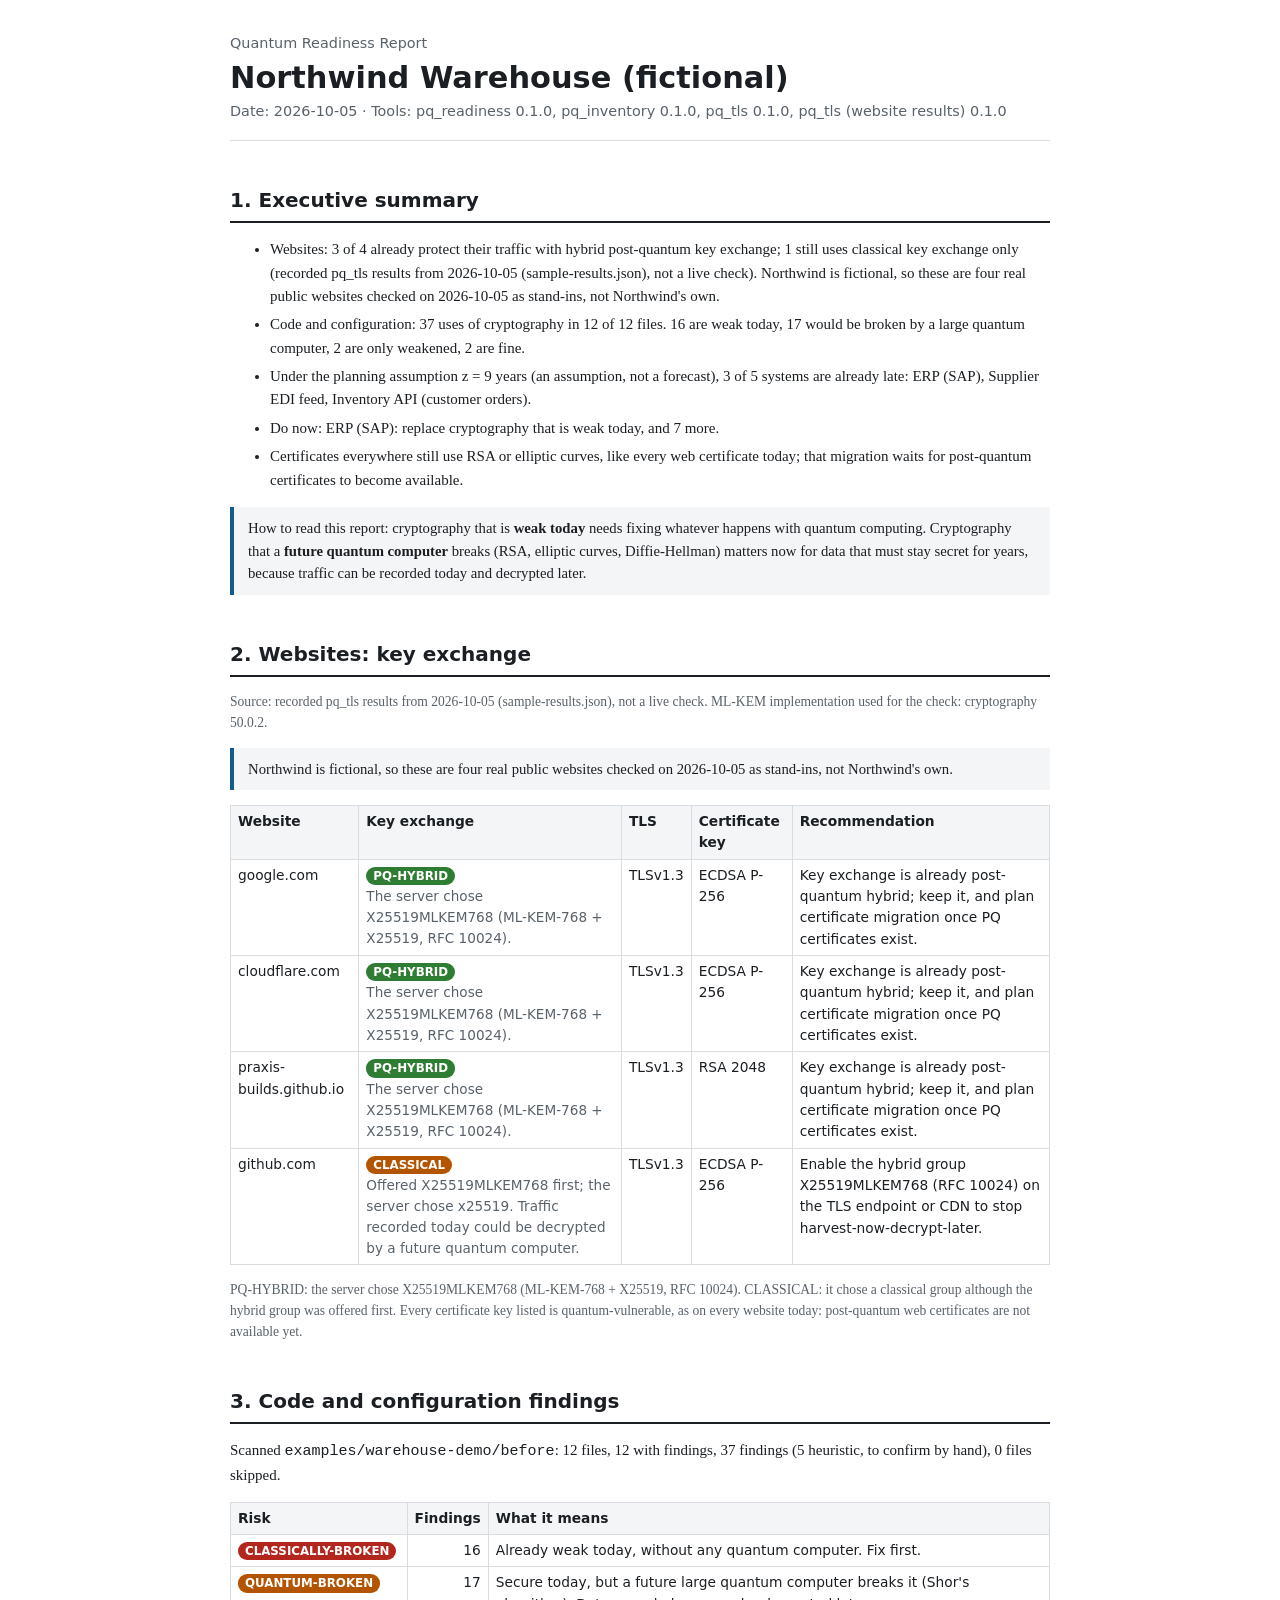
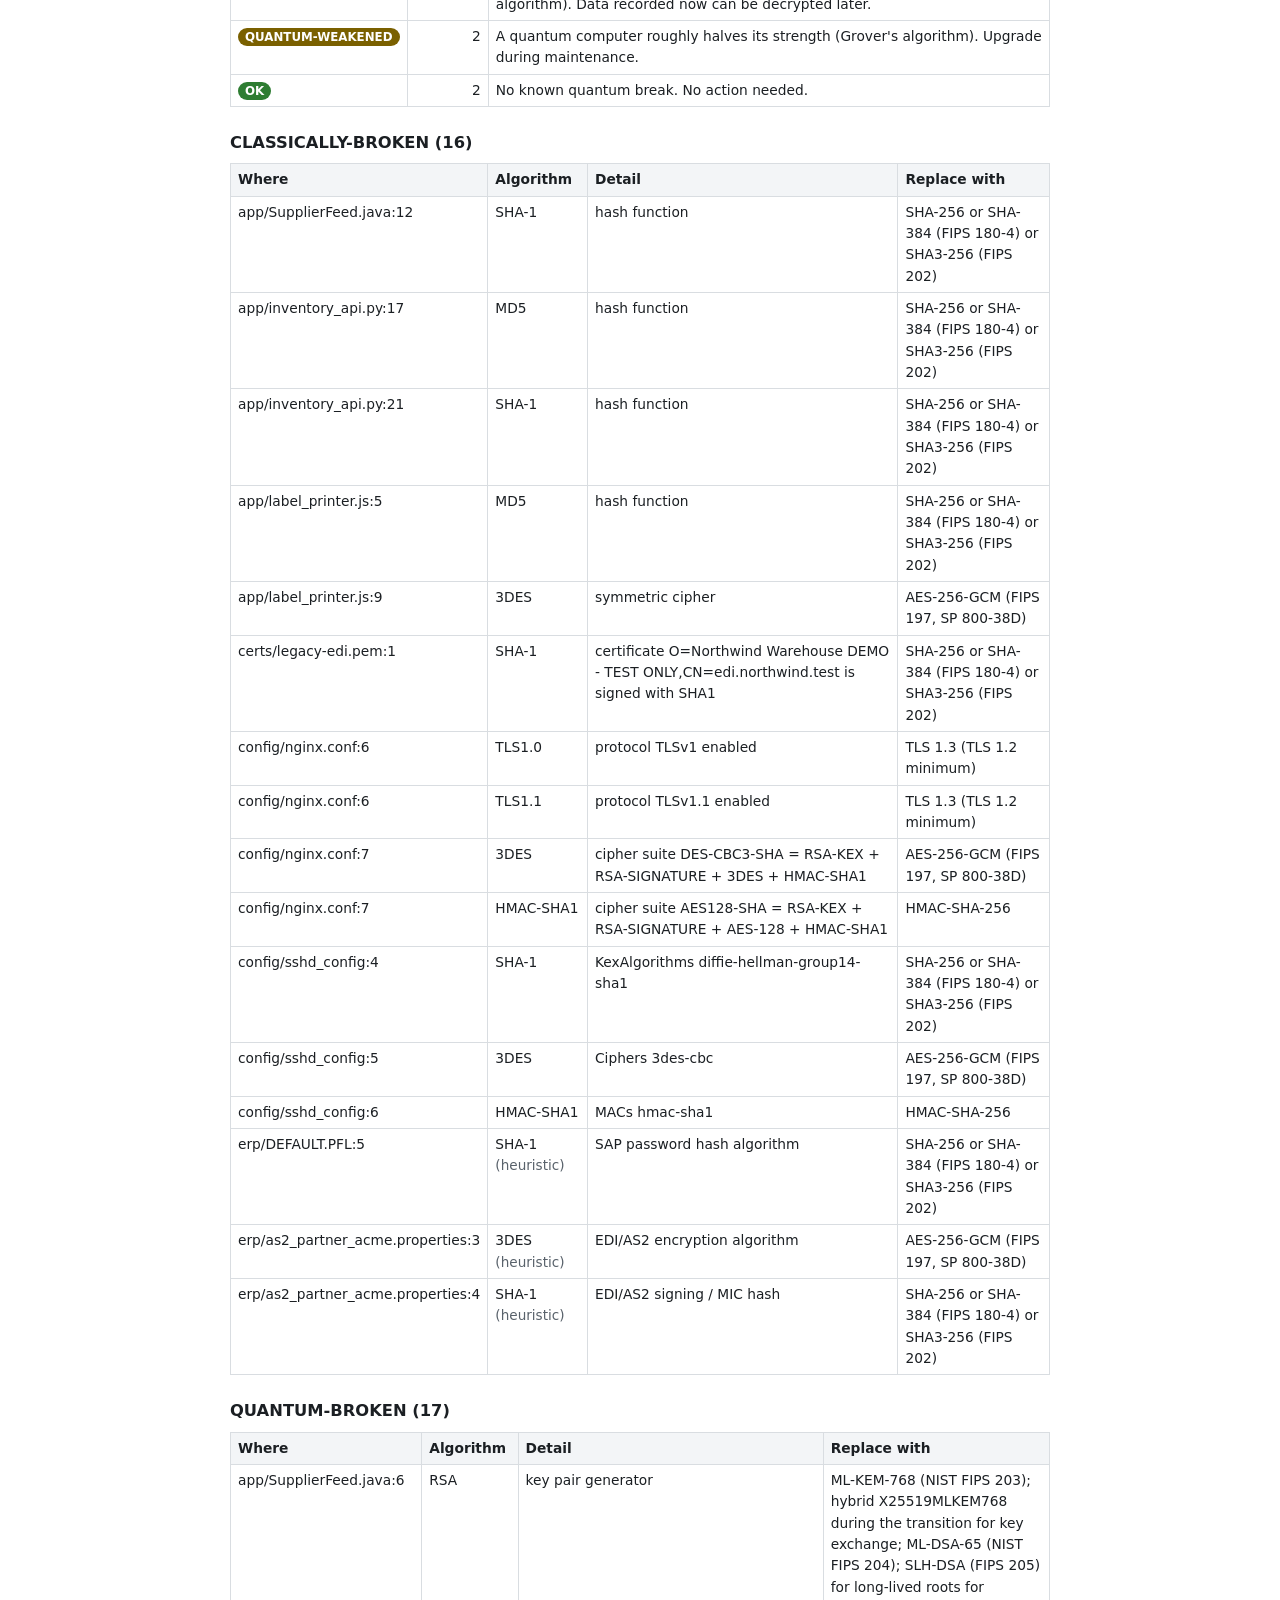
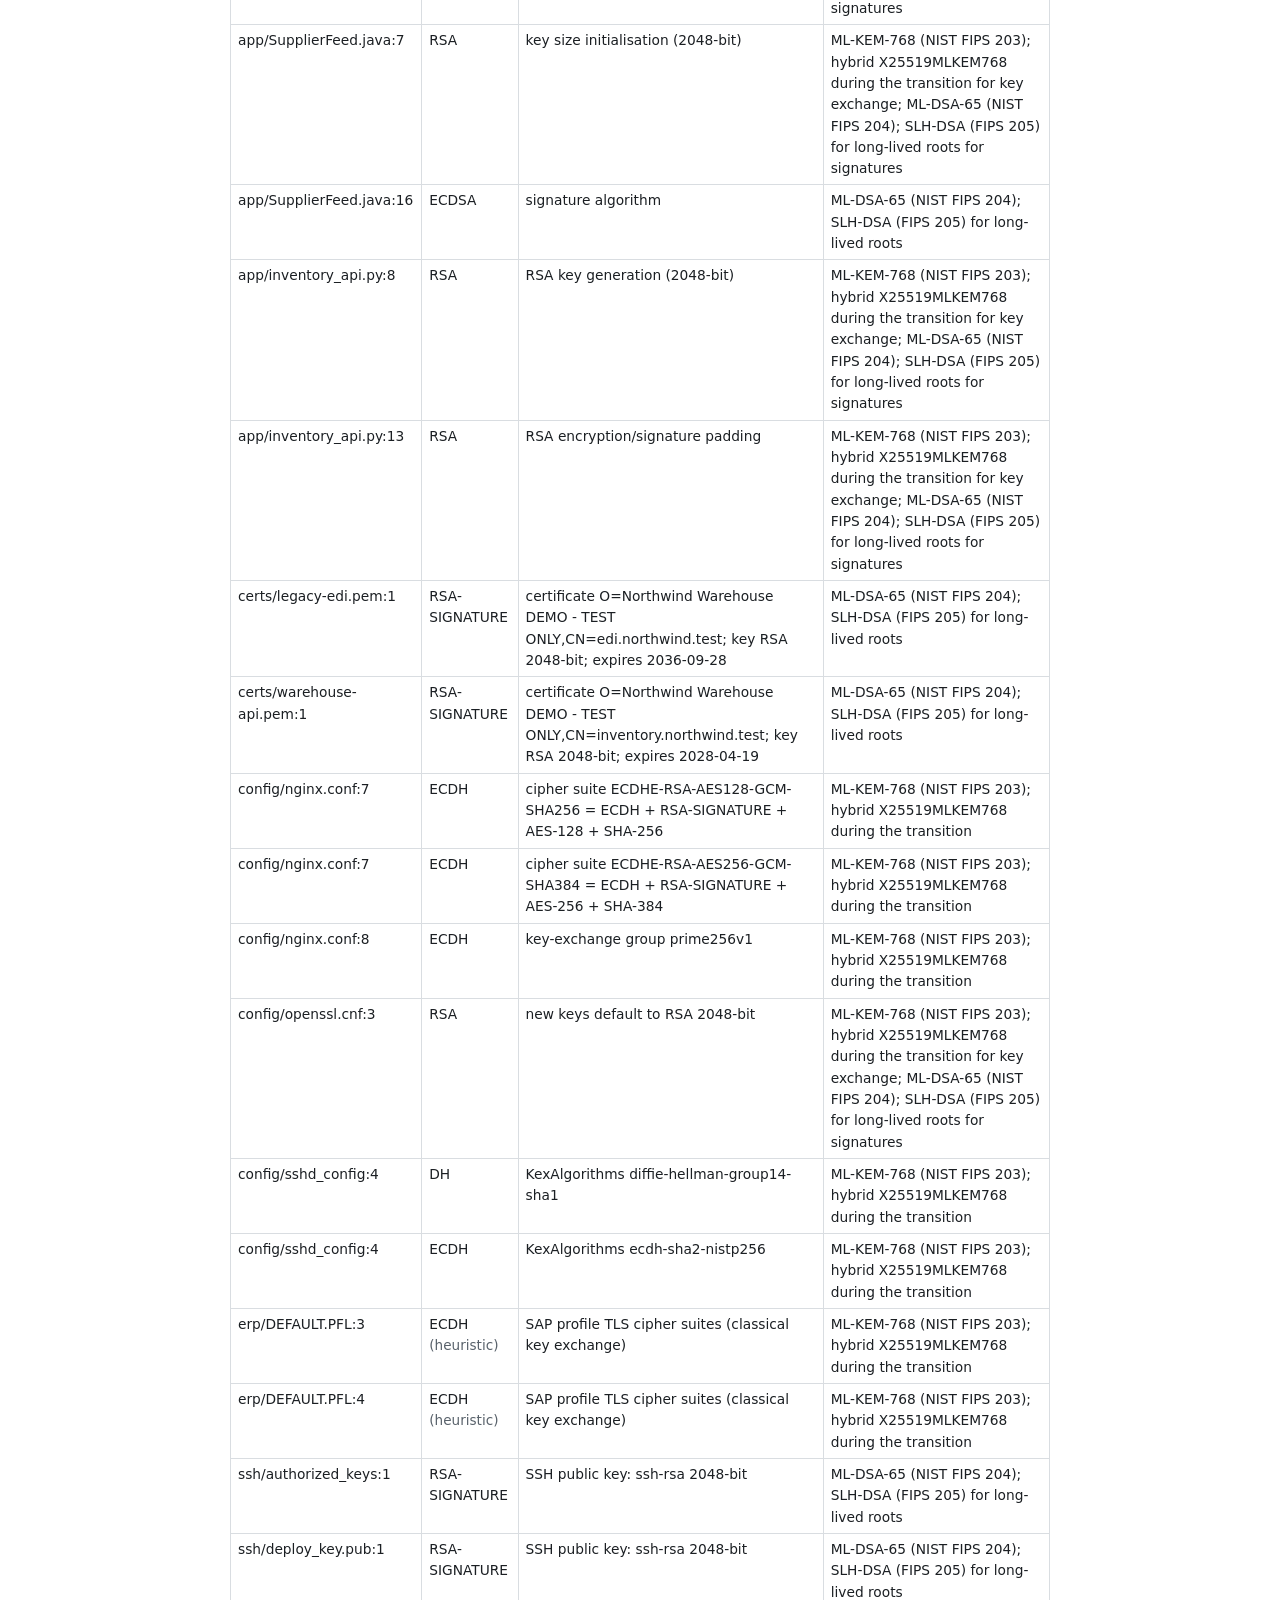
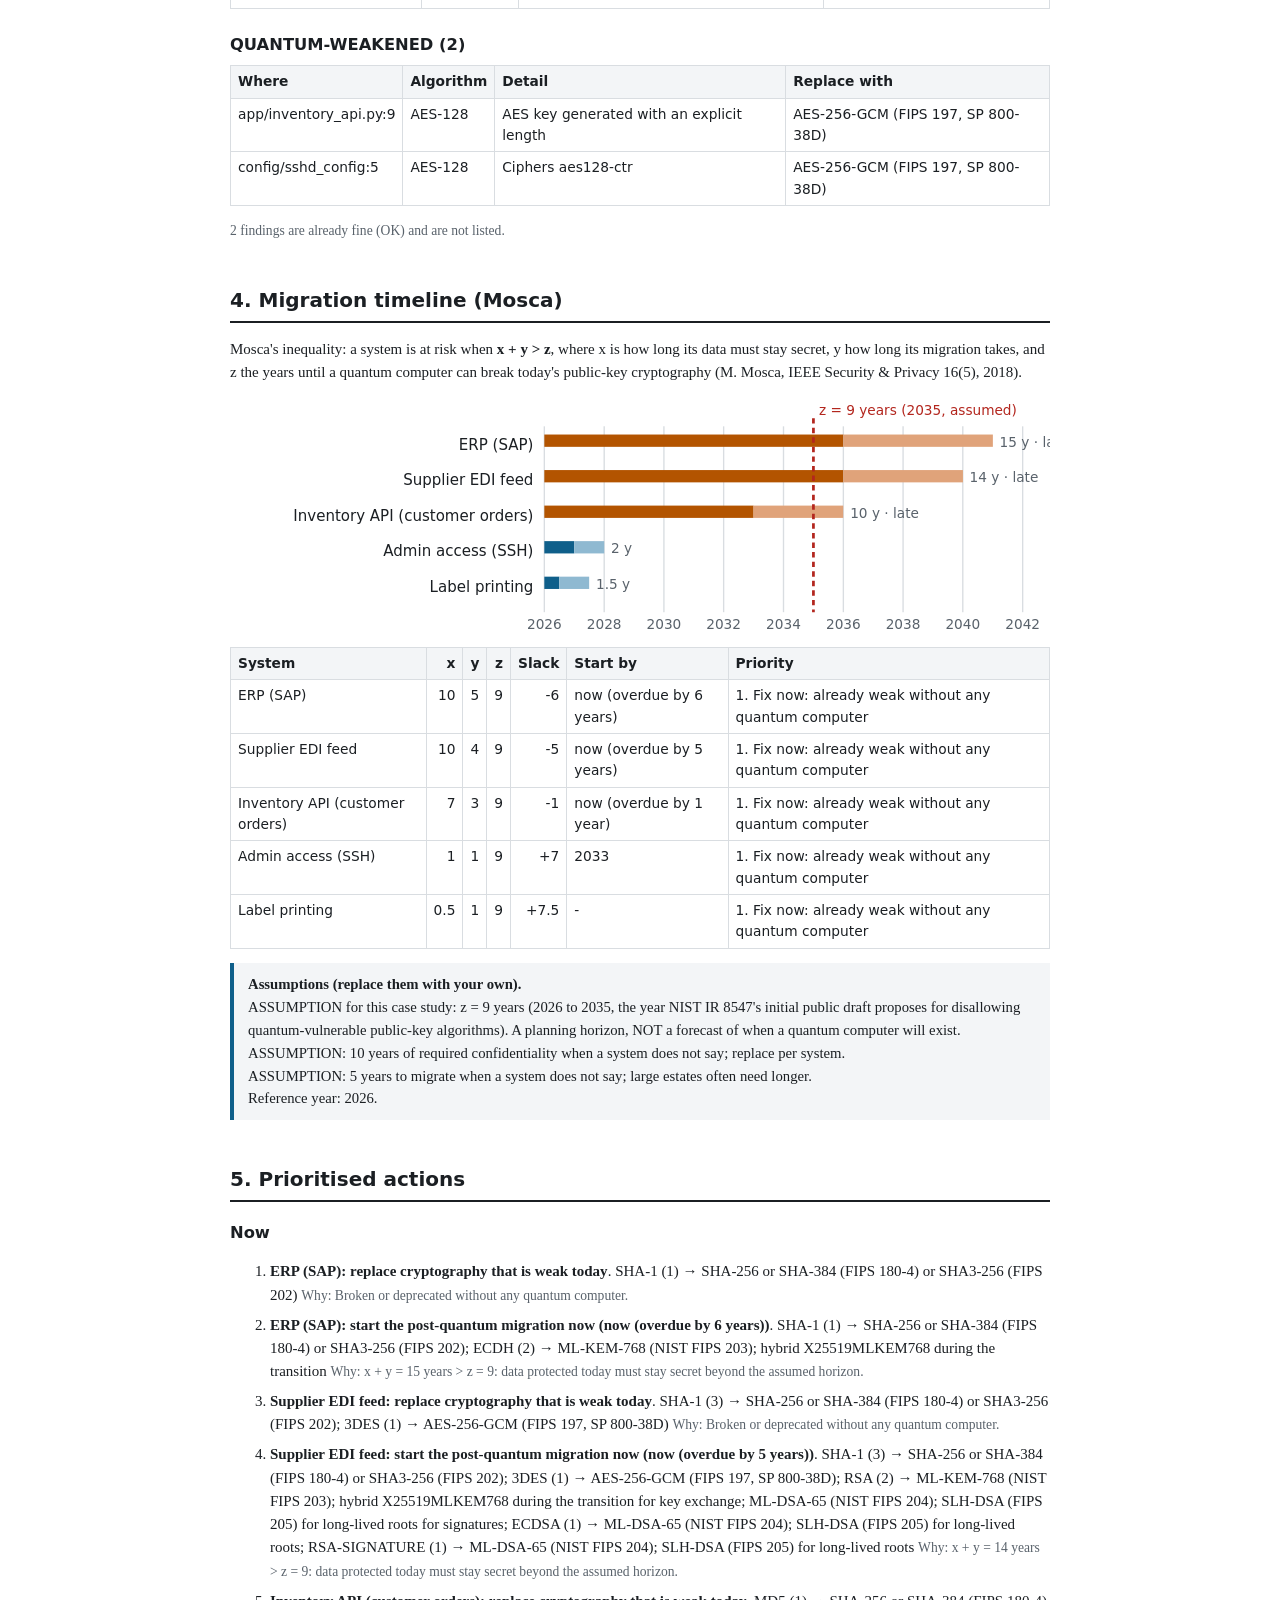
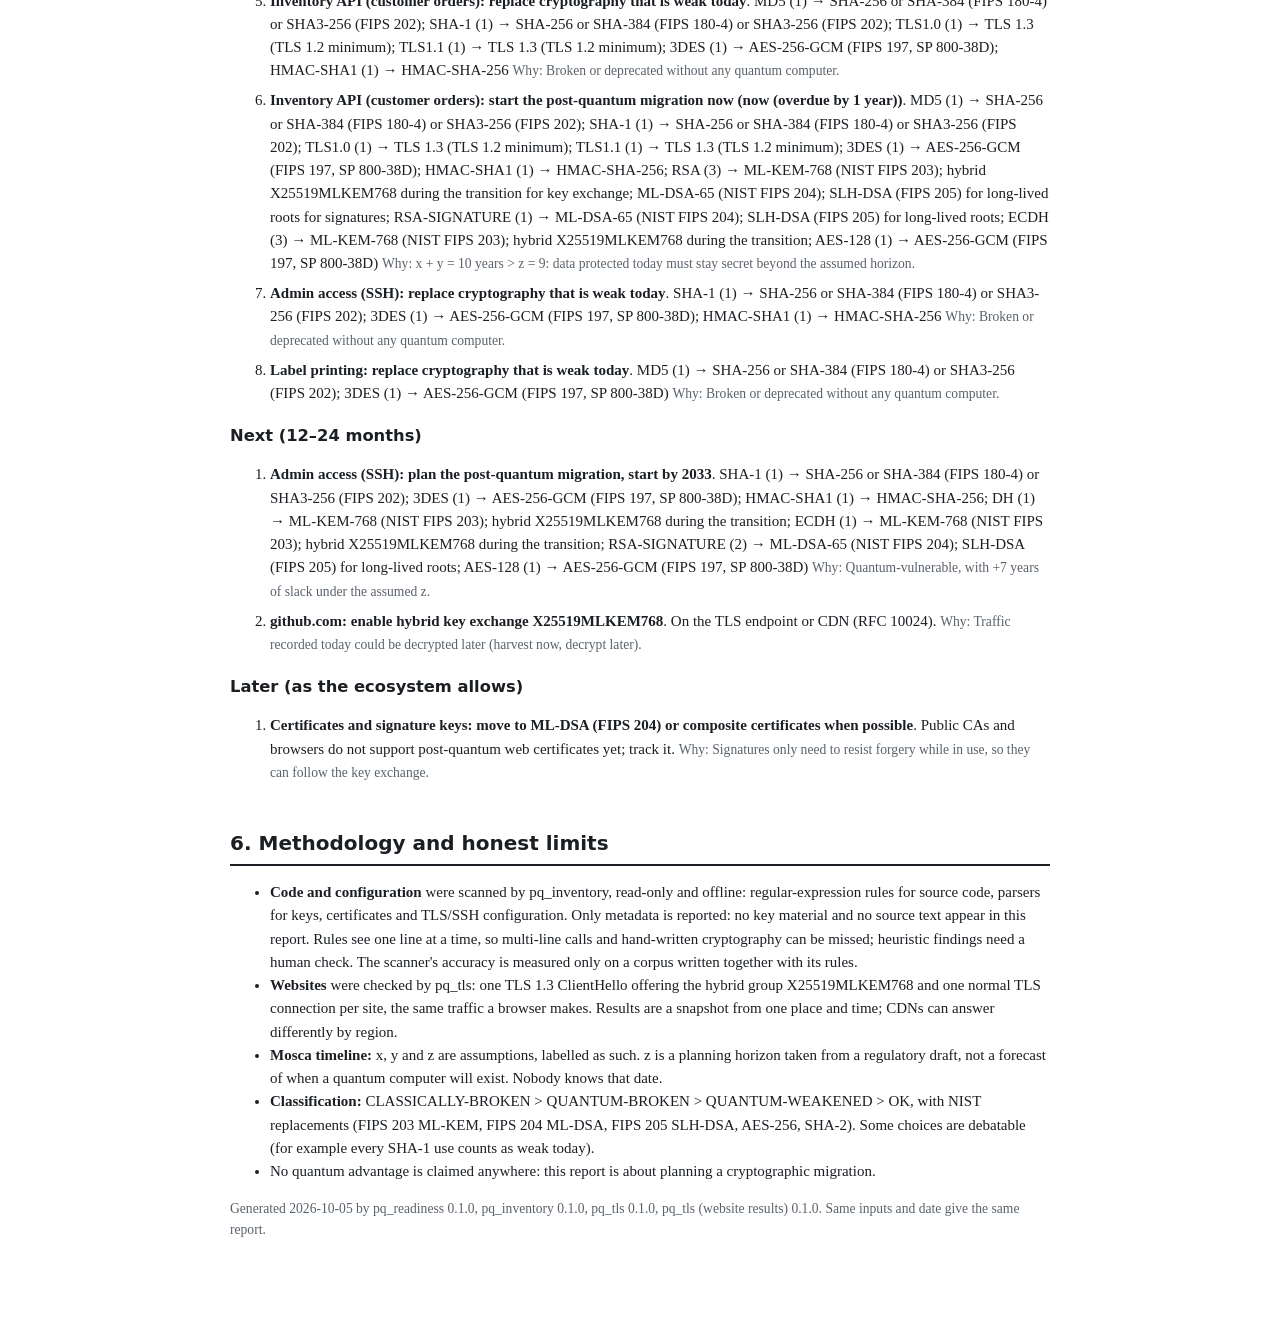
<file: examples/readiness-demo/readiness-report.html>
<!doctype html><html lang="en"><head><meta charset="utf-8"><meta name="viewport" content="width=device-width,initial-scale=1"><title>Quantum Readiness Report · Northwind Warehouse (fictional)</title><style>
:root{--ink:#1b1f23;--muted:#59626b;--line:#d9dde1;--soft:#f3f5f7;--accent:#0f5f8a}
*{box-sizing:border-box}
html{background:#fff}
body{margin:0;color:var(--ink);font:15px/1.55 Georgia,"Times New Roman",serif;background:#fff}
main{max-width:860px;margin:0 auto;padding:32px 20px 64px}
h1,h2,h3,.label,table,.pill,.meta{font-family:system-ui,-apple-system,"Segoe UI",Roboto,sans-serif}
h1{font-size:1.9rem;line-height:1.2;margin:.2em 0 .1em}
h2{font-size:1.25rem;margin:2.2em 0 .6em;padding-bottom:.25em;border-bottom:2px solid var(--ink)}
h3{font-size:1.02rem;margin:1.4em 0 .4em}
.meta{color:var(--muted);font-size:.9rem}
.cover{border-bottom:1px solid var(--line);padding-bottom:18px}
.summary li{margin:.35em 0}
table{width:100%;border-collapse:collapse;font-size:.86rem;margin:.6em 0 1em}
th,td{border:1px solid var(--line);padding:5px 7px;text-align:left;vertical-align:top;overflow-wrap:break-word}
th{background:var(--soft)}
.num{text-align:right;white-space:nowrap}
.pill{display:inline-block;padding:0 7px;border-radius:9px;color:#fff;font-size:.74rem;font-weight:600;white-space:nowrap}
.note{background:var(--soft);border-left:4px solid var(--accent);padding:10px 14px;margin:1em 0;font-size:.92rem}
.actions h3{margin-top:1.1em}
.actions li{margin:.45em 0}
.small{font-size:.85rem;color:var(--muted)}
svg text{font-family:system-ui,-apple-system,"Segoe UI",Roboto,sans-serif}
@page{size:A4;margin:16mm 14mm}
@media print{
  main{max-width:none;padding:0}
  body{font-size:10.5pt}
  h2{break-after:avoid}
  h3{break-after:avoid}
  tr,li,.note,svg{break-inside:avoid}
  section{break-inside:auto}
  #findings,#method{break-before:page}
  .pill{color:#000!important;background:none!important;border:1px solid #000}
  th{background:none}
  a{color:inherit;text-decoration:none}
}
</style></head><body><main>
<section class="cover" id="cover"><div class="meta">Quantum Readiness Report</div><h1>Northwind Warehouse (fictional)</h1><div class="meta">Date: 2026-10-05 · Tools: pq_readiness 0.1.0, pq_inventory 0.1.0, pq_tls 0.1.0, pq_tls (website results) 0.1.0</div></section>
<section id="summary"><h2>1. Executive summary</h2><ul class="summary"><li>Websites: 3 of 4 already protect their traffic with hybrid post-quantum key exchange; 1 still uses classical key exchange only (recorded pq_tls results from 2026-10-05 (sample-results.json), not a live check). Northwind is fictional, so these are four real public websites checked on 2026-10-05 as stand-ins, not Northwind&#x27;s own.</li><li>Code and configuration: 37 uses of cryptography in 12 of 12 files. 16 are weak today, 17 would be broken by a large quantum computer, 2 are only weakened, 2 are fine.</li><li>Under the planning assumption z = 9 years (an assumption, not a forecast), 3 of 5 systems are already late: ERP (SAP), Supplier EDI feed, Inventory API (customer orders).</li><li>Do now: ERP (SAP): replace cryptography that is weak today, and 7 more.</li><li>Certificates everywhere still use RSA or elliptic curves, like every web certificate today; that migration waits for post-quantum certificates to become available.</li></ul><div class="note">How to read this report: cryptography that is <b>weak today</b> needs fixing whatever happens with quantum computing. Cryptography that a <b>future quantum computer</b> breaks (RSA, elliptic curves, Diffie-Hellman) matters now for data that must stay secret for years, because traffic can be recorded today and decrypted later.</div></section>
<section id="websites"><h2>2. Websites: key exchange</h2>
<p class="small">Source: recorded pq_tls results from 2026-10-05 (sample-results.json), not a live check. ML-KEM implementation used for the check: cryptography 50.0.2.</p>
<div class="note">Northwind is fictional, so these are four real public websites checked on 2026-10-05 as stand-ins, not Northwind&#x27;s own.</div>
<table><tr><th>Website</th><th>Key exchange</th><th>TLS</th><th>Certificate key</th><th>Recommendation</th></tr>
<tr><td>google.com</td><td><span class="pill" style="background:#2e7d32">PQ-HYBRID</span><div class=small>The server chose X25519MLKEM768 (ML-KEM-768 + X25519, RFC 10024).</div></td><td>TLSv1.3</td><td>ECDSA P-256</td><td>Key exchange is already post-quantum hybrid; keep it, and plan certificate migration once PQ certificates exist.</td></tr>
<tr><td>cloudflare.com</td><td><span class="pill" style="background:#2e7d32">PQ-HYBRID</span><div class=small>The server chose X25519MLKEM768 (ML-KEM-768 + X25519, RFC 10024).</div></td><td>TLSv1.3</td><td>ECDSA P-256</td><td>Key exchange is already post-quantum hybrid; keep it, and plan certificate migration once PQ certificates exist.</td></tr>
<tr><td>praxis-builds.github.io</td><td><span class="pill" style="background:#2e7d32">PQ-HYBRID</span><div class=small>The server chose X25519MLKEM768 (ML-KEM-768 + X25519, RFC 10024).</div></td><td>TLSv1.3</td><td>RSA 2048</td><td>Key exchange is already post-quantum hybrid; keep it, and plan certificate migration once PQ certificates exist.</td></tr>
<tr><td>github.com</td><td><span class="pill" style="background:#b35400">CLASSICAL</span><div class=small>Offered X25519MLKEM768 first; the server chose x25519. Traffic recorded today could be decrypted by a future quantum computer.</div></td><td>TLSv1.3</td><td>ECDSA P-256</td><td>Enable the hybrid group X25519MLKEM768 (RFC 10024) on the TLS endpoint or CDN to stop harvest-now-decrypt-later.</td></tr>
</table><p class=small>PQ-HYBRID: the server chose X25519MLKEM768 (ML-KEM-768 + X25519, RFC 10024). CLASSICAL: it chose a classical group although the hybrid group was offered first. Every certificate key listed is quantum-vulnerable, as on every website today: post-quantum web certificates are not available yet.</p>
</section>
<section id="findings"><h2>3. Code and configuration findings</h2>
<p>Scanned <code>examples/warehouse-demo/before</code>: 12 files, 12 with findings, 37 findings (5 heuristic, to confirm by hand), 0 files skipped.</p>
<table><tr><th>Risk</th><th class=num>Findings</th><th>What it means</th></tr>
<tr><td><span class="pill" style="background:#b3261e">CLASSICALLY-BROKEN</span></td><td class=num>16</td><td>Already weak today, without any quantum computer. Fix first.</td></tr>
<tr><td><span class="pill" style="background:#b35400">QUANTUM-BROKEN</span></td><td class=num>17</td><td>Secure today, but a future large quantum computer breaks it (Shor&#x27;s algorithm). Data recorded now can be decrypted later.</td></tr>
<tr><td><span class="pill" style="background:#7a6000">QUANTUM-WEAKENED</span></td><td class=num>2</td><td>A quantum computer roughly halves its strength (Grover&#x27;s algorithm). Upgrade during maintenance.</td></tr>
<tr><td><span class="pill" style="background:#2e7d32">OK</span></td><td class=num>2</td><td>No known quantum break. No action needed.</td></tr>
</table>
<h3>CLASSICALLY-BROKEN (16)</h3><table><tr><th>Where</th><th>Algorithm</th><th>Detail</th><th>Replace with</th></tr>
<tr><td>app/SupplierFeed.java:12</td><td>SHA-1</td><td>hash function</td><td>SHA-256 or SHA-384 (FIPS 180-4) or SHA3-256 (FIPS 202)</td></tr>
<tr><td>app/inventory_api.py:17</td><td>MD5</td><td>hash function</td><td>SHA-256 or SHA-384 (FIPS 180-4) or SHA3-256 (FIPS 202)</td></tr>
<tr><td>app/inventory_api.py:21</td><td>SHA-1</td><td>hash function</td><td>SHA-256 or SHA-384 (FIPS 180-4) or SHA3-256 (FIPS 202)</td></tr>
<tr><td>app/label_printer.js:5</td><td>MD5</td><td>hash function</td><td>SHA-256 or SHA-384 (FIPS 180-4) or SHA3-256 (FIPS 202)</td></tr>
<tr><td>app/label_printer.js:9</td><td>3DES</td><td>symmetric cipher</td><td>AES-256-GCM (FIPS 197, SP 800-38D)</td></tr>
<tr><td>certs/legacy-edi.pem:1</td><td>SHA-1</td><td>certificate O=Northwind Warehouse DEMO - TEST ONLY,CN=edi.northwind.test is signed with SHA1</td><td>SHA-256 or SHA-384 (FIPS 180-4) or SHA3-256 (FIPS 202)</td></tr>
<tr><td>config/nginx.conf:6</td><td>TLS1.0</td><td>protocol TLSv1 enabled</td><td>TLS 1.3 (TLS 1.2 minimum)</td></tr>
<tr><td>config/nginx.conf:6</td><td>TLS1.1</td><td>protocol TLSv1.1 enabled</td><td>TLS 1.3 (TLS 1.2 minimum)</td></tr>
<tr><td>config/nginx.conf:7</td><td>3DES</td><td>cipher suite DES-CBC3-SHA = RSA-KEX + RSA-SIGNATURE + 3DES + HMAC-SHA1</td><td>AES-256-GCM (FIPS 197, SP 800-38D)</td></tr>
<tr><td>config/nginx.conf:7</td><td>HMAC-SHA1</td><td>cipher suite AES128-SHA = RSA-KEX + RSA-SIGNATURE + AES-128 + HMAC-SHA1</td><td>HMAC-SHA-256</td></tr>
<tr><td>config/sshd_config:4</td><td>SHA-1</td><td>KexAlgorithms diffie-hellman-group14-sha1</td><td>SHA-256 or SHA-384 (FIPS 180-4) or SHA3-256 (FIPS 202)</td></tr>
<tr><td>config/sshd_config:5</td><td>3DES</td><td>Ciphers 3des-cbc</td><td>AES-256-GCM (FIPS 197, SP 800-38D)</td></tr>
<tr><td>config/sshd_config:6</td><td>HMAC-SHA1</td><td>MACs hmac-sha1</td><td>HMAC-SHA-256</td></tr>
<tr><td>erp/DEFAULT.PFL:5</td><td>SHA-1 <span class=small>(heuristic)</span></td><td>SAP password hash algorithm</td><td>SHA-256 or SHA-384 (FIPS 180-4) or SHA3-256 (FIPS 202)</td></tr>
<tr><td>erp/as2_partner_acme.properties:3</td><td>3DES <span class=small>(heuristic)</span></td><td>EDI/AS2 encryption algorithm</td><td>AES-256-GCM (FIPS 197, SP 800-38D)</td></tr>
<tr><td>erp/as2_partner_acme.properties:4</td><td>SHA-1 <span class=small>(heuristic)</span></td><td>EDI/AS2 signing / MIC hash</td><td>SHA-256 or SHA-384 (FIPS 180-4) or SHA3-256 (FIPS 202)</td></tr>
</table>
<h3>QUANTUM-BROKEN (17)</h3><table><tr><th>Where</th><th>Algorithm</th><th>Detail</th><th>Replace with</th></tr>
<tr><td>app/SupplierFeed.java:6</td><td>RSA</td><td>key pair generator</td><td>ML-KEM-768 (NIST FIPS 203); hybrid X25519MLKEM768 during the transition for key exchange; ML-DSA-65 (NIST FIPS 204); SLH-DSA (FIPS 205) for long-lived roots for signatures</td></tr>
<tr><td>app/SupplierFeed.java:7</td><td>RSA</td><td>key size initialisation (2048-bit)</td><td>ML-KEM-768 (NIST FIPS 203); hybrid X25519MLKEM768 during the transition for key exchange; ML-DSA-65 (NIST FIPS 204); SLH-DSA (FIPS 205) for long-lived roots for signatures</td></tr>
<tr><td>app/SupplierFeed.java:16</td><td>ECDSA</td><td>signature algorithm</td><td>ML-DSA-65 (NIST FIPS 204); SLH-DSA (FIPS 205) for long-lived roots</td></tr>
<tr><td>app/inventory_api.py:8</td><td>RSA</td><td>RSA key generation (2048-bit)</td><td>ML-KEM-768 (NIST FIPS 203); hybrid X25519MLKEM768 during the transition for key exchange; ML-DSA-65 (NIST FIPS 204); SLH-DSA (FIPS 205) for long-lived roots for signatures</td></tr>
<tr><td>app/inventory_api.py:13</td><td>RSA</td><td>RSA encryption/signature padding</td><td>ML-KEM-768 (NIST FIPS 203); hybrid X25519MLKEM768 during the transition for key exchange; ML-DSA-65 (NIST FIPS 204); SLH-DSA (FIPS 205) for long-lived roots for signatures</td></tr>
<tr><td>certs/legacy-edi.pem:1</td><td>RSA-SIGNATURE</td><td>certificate O=Northwind Warehouse DEMO - TEST ONLY,CN=edi.northwind.test; key RSA 2048-bit; expires 2036-09-28</td><td>ML-DSA-65 (NIST FIPS 204); SLH-DSA (FIPS 205) for long-lived roots</td></tr>
<tr><td>certs/warehouse-api.pem:1</td><td>RSA-SIGNATURE</td><td>certificate O=Northwind Warehouse DEMO - TEST ONLY,CN=inventory.northwind.test; key RSA 2048-bit; expires 2028-04-19</td><td>ML-DSA-65 (NIST FIPS 204); SLH-DSA (FIPS 205) for long-lived roots</td></tr>
<tr><td>config/nginx.conf:7</td><td>ECDH</td><td>cipher suite ECDHE-RSA-AES128-GCM-SHA256 = ECDH + RSA-SIGNATURE + AES-128 + SHA-256</td><td>ML-KEM-768 (NIST FIPS 203); hybrid X25519MLKEM768 during the transition</td></tr>
<tr><td>config/nginx.conf:7</td><td>ECDH</td><td>cipher suite ECDHE-RSA-AES256-GCM-SHA384 = ECDH + RSA-SIGNATURE + AES-256 + SHA-384</td><td>ML-KEM-768 (NIST FIPS 203); hybrid X25519MLKEM768 during the transition</td></tr>
<tr><td>config/nginx.conf:8</td><td>ECDH</td><td>key-exchange group prime256v1</td><td>ML-KEM-768 (NIST FIPS 203); hybrid X25519MLKEM768 during the transition</td></tr>
<tr><td>config/openssl.cnf:3</td><td>RSA</td><td>new keys default to RSA 2048-bit</td><td>ML-KEM-768 (NIST FIPS 203); hybrid X25519MLKEM768 during the transition for key exchange; ML-DSA-65 (NIST FIPS 204); SLH-DSA (FIPS 205) for long-lived roots for signatures</td></tr>
<tr><td>config/sshd_config:4</td><td>DH</td><td>KexAlgorithms diffie-hellman-group14-sha1</td><td>ML-KEM-768 (NIST FIPS 203); hybrid X25519MLKEM768 during the transition</td></tr>
<tr><td>config/sshd_config:4</td><td>ECDH</td><td>KexAlgorithms ecdh-sha2-nistp256</td><td>ML-KEM-768 (NIST FIPS 203); hybrid X25519MLKEM768 during the transition</td></tr>
<tr><td>erp/DEFAULT.PFL:3</td><td>ECDH <span class=small>(heuristic)</span></td><td>SAP profile TLS cipher suites (classical key exchange)</td><td>ML-KEM-768 (NIST FIPS 203); hybrid X25519MLKEM768 during the transition</td></tr>
<tr><td>erp/DEFAULT.PFL:4</td><td>ECDH <span class=small>(heuristic)</span></td><td>SAP profile TLS cipher suites (classical key exchange)</td><td>ML-KEM-768 (NIST FIPS 203); hybrid X25519MLKEM768 during the transition</td></tr>
<tr><td>ssh/authorized_keys:1</td><td>RSA-SIGNATURE</td><td>SSH public key: ssh-rsa 2048-bit</td><td>ML-DSA-65 (NIST FIPS 204); SLH-DSA (FIPS 205) for long-lived roots</td></tr>
<tr><td>ssh/deploy_key.pub:1</td><td>RSA-SIGNATURE</td><td>SSH public key: ssh-rsa 2048-bit</td><td>ML-DSA-65 (NIST FIPS 204); SLH-DSA (FIPS 205) for long-lived roots</td></tr>
</table>
<h3>QUANTUM-WEAKENED (2)</h3><table><tr><th>Where</th><th>Algorithm</th><th>Detail</th><th>Replace with</th></tr>
<tr><td>app/inventory_api.py:9</td><td>AES-128</td><td>AES key generated with an explicit length</td><td>AES-256-GCM (FIPS 197, SP 800-38D)</td></tr>
<tr><td>config/sshd_config:5</td><td>AES-128</td><td>Ciphers aes128-ctr</td><td>AES-256-GCM (FIPS 197, SP 800-38D)</td></tr>
</table>
<p class=small>2 findings are already fine (OK) and are not listed.</p>
</section>
<section id="timeline"><h2>4. Migration timeline (Mosca)</h2>
<p>Mosca's inequality: a system is at risk when <b>x + y &gt; z</b>, where x is how long its data must stay secret, y how long its migration takes, and z the years until a quantum computer can break today's public-key cryptography (M. Mosca, IEEE Security &amp; Privacy 16(5), 2018).</p>
<svg viewBox="0 0 600 170" width="100%" role="img" aria-label="Mosca timeline: x + y per system against z = 9 years"><line x1="230.0" y1="20" x2="230.0" y2="156" stroke="#d9dde1"/><text x="230.0" y="168" font-size="10" text-anchor="middle" fill="#59626b">2026</text><line x1="273.8" y1="20" x2="273.8" y2="156" stroke="#d9dde1"/><text x="273.8" y="168" font-size="10" text-anchor="middle" fill="#59626b">2028</text><line x1="317.5" y1="20" x2="317.5" y2="156" stroke="#d9dde1"/><text x="317.5" y="168" font-size="10" text-anchor="middle" fill="#59626b">2030</text><line x1="361.2" y1="20" x2="361.2" y2="156" stroke="#d9dde1"/><text x="361.2" y="168" font-size="10" text-anchor="middle" fill="#59626b">2032</text><line x1="405.0" y1="20" x2="405.0" y2="156" stroke="#d9dde1"/><text x="405.0" y="168" font-size="10" text-anchor="middle" fill="#59626b">2034</text><line x1="448.8" y1="20" x2="448.8" y2="156" stroke="#d9dde1"/><text x="448.8" y="168" font-size="10" text-anchor="middle" fill="#59626b">2036</text><line x1="492.5" y1="20" x2="492.5" y2="156" stroke="#d9dde1"/><text x="492.5" y="168" font-size="10" text-anchor="middle" fill="#59626b">2038</text><line x1="536.2" y1="20" x2="536.2" y2="156" stroke="#d9dde1"/><text x="536.2" y="168" font-size="10" text-anchor="middle" fill="#59626b">2040</text><line x1="580.0" y1="20" x2="580.0" y2="156" stroke="#d9dde1"/><text x="580.0" y="168" font-size="10" text-anchor="middle" fill="#59626b">2042</text><text x="222" y="37" font-size="11" text-anchor="end" fill="#1b1f23">ERP (SAP)</text><rect x="230" y="26" width="218.8" height="9" fill="#b35400"/><rect x="448.8" y="26" width="109.4" height="9" fill="#e0a37a"/><text x="563.1" y="35" font-size="10" fill="#59626b">15 y · late</text><text x="222" y="63" font-size="11" text-anchor="end" fill="#1b1f23">Supplier EDI feed</text><rect x="230" y="52" width="218.8" height="9" fill="#b35400"/><rect x="448.8" y="52" width="87.5" height="9" fill="#e0a37a"/><text x="541.2" y="61" font-size="10" fill="#59626b">14 y · late</text><text x="222" y="89" font-size="11" text-anchor="end" fill="#1b1f23">Inventory API (customer orders)</text><rect x="230" y="78" width="153.1" height="9" fill="#b35400"/><rect x="383.1" y="78" width="65.6" height="9" fill="#e0a37a"/><text x="453.8" y="87" font-size="10" fill="#59626b">10 y · late</text><text x="222" y="115" font-size="11" text-anchor="end" fill="#1b1f23">Admin access (SSH)</text><rect x="230" y="104" width="21.9" height="9" fill="#0f5f8a"/><rect x="251.9" y="104" width="21.9" height="9" fill="#8fb9d1"/><text x="278.8" y="113" font-size="10" fill="#59626b">2 y</text><text x="222" y="141" font-size="11" text-anchor="end" fill="#1b1f23">Label printing</text><rect x="230" y="130" width="10.9" height="9" fill="#0f5f8a"/><rect x="240.9" y="130" width="21.9" height="9" fill="#8fb9d1"/><text x="267.8" y="139" font-size="10" fill="#59626b">1.5 y</text><line x1="426.9" y1="14" x2="426.9" y2="156" stroke="#b3261e" stroke-width="2" stroke-dasharray="4 3"/><text x="430.9" y="12" font-size="10" fill="#b3261e">z = 9 years (2035, assumed)</text></svg>
<table><tr><th>System</th><th class=num>x</th><th class=num>y</th><th class=num>z</th><th class=num>Slack</th><th>Start by</th><th>Priority</th></tr>
<tr><td>ERP (SAP)</td><td class=num>10</td><td class=num>5</td><td class=num>9</td><td class=num>-6</td><td>now (overdue by 6 years)</td><td>1. Fix now: already weak without any quantum computer</td></tr>
<tr><td>Supplier EDI feed</td><td class=num>10</td><td class=num>4</td><td class=num>9</td><td class=num>-5</td><td>now (overdue by 5 years)</td><td>1. Fix now: already weak without any quantum computer</td></tr>
<tr><td>Inventory API (customer orders)</td><td class=num>7</td><td class=num>3</td><td class=num>9</td><td class=num>-1</td><td>now (overdue by 1 year)</td><td>1. Fix now: already weak without any quantum computer</td></tr>
<tr><td>Admin access (SSH)</td><td class=num>1</td><td class=num>1</td><td class=num>9</td><td class=num>+7</td><td>2033</td><td>1. Fix now: already weak without any quantum computer</td></tr>
<tr><td>Label printing</td><td class=num>0.5</td><td class=num>1</td><td class=num>9</td><td class=num>+7.5</td><td>-</td><td>1. Fix now: already weak without any quantum computer</td></tr>
</table>
<div class="note"><b>Assumptions (replace them with your own).</b><br>ASSUMPTION for this case study: z = 9 years (2026 to 2035, the year NIST IR 8547&#x27;s initial public draft proposes for disallowing quantum-vulnerable public-key algorithms). A planning horizon, NOT a forecast of when a quantum computer will exist.<br>ASSUMPTION: 10 years of required confidentiality when a system does not say; replace per system.<br>ASSUMPTION: 5 years to migrate when a system does not say; large estates often need longer.<br>Reference year: 2026.</div>
</section>
<section id="actions" class="actions"><h2>5. Prioritised actions</h2>
<h3>Now</h3>
<ol><li><b>ERP (SAP): replace cryptography that is weak today</b>. SHA-1 (1) → SHA-256 or SHA-384 (FIPS 180-4) or SHA3-256 (FIPS 202) <span class=small>Why: Broken or deprecated without any quantum computer.</span></li><li><b>ERP (SAP): start the post-quantum migration now (now (overdue by 6 years))</b>. SHA-1 (1) → SHA-256 or SHA-384 (FIPS 180-4) or SHA3-256 (FIPS 202); ECDH (2) → ML-KEM-768 (NIST FIPS 203); hybrid X25519MLKEM768 during the transition <span class=small>Why: x + y = 15 years &gt; z = 9: data protected today must stay secret beyond the assumed horizon.</span></li><li><b>Supplier EDI feed: replace cryptography that is weak today</b>. SHA-1 (3) → SHA-256 or SHA-384 (FIPS 180-4) or SHA3-256 (FIPS 202); 3DES (1) → AES-256-GCM (FIPS 197, SP 800-38D) <span class=small>Why: Broken or deprecated without any quantum computer.</span></li><li><b>Supplier EDI feed: start the post-quantum migration now (now (overdue by 5 years))</b>. SHA-1 (3) → SHA-256 or SHA-384 (FIPS 180-4) or SHA3-256 (FIPS 202); 3DES (1) → AES-256-GCM (FIPS 197, SP 800-38D); RSA (2) → ML-KEM-768 (NIST FIPS 203); hybrid X25519MLKEM768 during the transition for key exchange; ML-DSA-65 (NIST FIPS 204); SLH-DSA (FIPS 205) for long-lived roots for signatures; ECDSA (1) → ML-DSA-65 (NIST FIPS 204); SLH-DSA (FIPS 205) for long-lived roots; RSA-SIGNATURE (1) → ML-DSA-65 (NIST FIPS 204); SLH-DSA (FIPS 205) for long-lived roots <span class=small>Why: x + y = 14 years &gt; z = 9: data protected today must stay secret beyond the assumed horizon.</span></li><li><b>Inventory API (customer orders): replace cryptography that is weak today</b>. MD5 (1) → SHA-256 or SHA-384 (FIPS 180-4) or SHA3-256 (FIPS 202); SHA-1 (1) → SHA-256 or SHA-384 (FIPS 180-4) or SHA3-256 (FIPS 202); TLS1.0 (1) → TLS 1.3 (TLS 1.2 minimum); TLS1.1 (1) → TLS 1.3 (TLS 1.2 minimum); 3DES (1) → AES-256-GCM (FIPS 197, SP 800-38D); HMAC-SHA1 (1) → HMAC-SHA-256 <span class=small>Why: Broken or deprecated without any quantum computer.</span></li><li><b>Inventory API (customer orders): start the post-quantum migration now (now (overdue by 1 year))</b>. MD5 (1) → SHA-256 or SHA-384 (FIPS 180-4) or SHA3-256 (FIPS 202); SHA-1 (1) → SHA-256 or SHA-384 (FIPS 180-4) or SHA3-256 (FIPS 202); TLS1.0 (1) → TLS 1.3 (TLS 1.2 minimum); TLS1.1 (1) → TLS 1.3 (TLS 1.2 minimum); 3DES (1) → AES-256-GCM (FIPS 197, SP 800-38D); HMAC-SHA1 (1) → HMAC-SHA-256; RSA (3) → ML-KEM-768 (NIST FIPS 203); hybrid X25519MLKEM768 during the transition for key exchange; ML-DSA-65 (NIST FIPS 204); SLH-DSA (FIPS 205) for long-lived roots for signatures; RSA-SIGNATURE (1) → ML-DSA-65 (NIST FIPS 204); SLH-DSA (FIPS 205) for long-lived roots; ECDH (3) → ML-KEM-768 (NIST FIPS 203); hybrid X25519MLKEM768 during the transition; AES-128 (1) → AES-256-GCM (FIPS 197, SP 800-38D) <span class=small>Why: x + y = 10 years &gt; z = 9: data protected today must stay secret beyond the assumed horizon.</span></li><li><b>Admin access (SSH): replace cryptography that is weak today</b>. SHA-1 (1) → SHA-256 or SHA-384 (FIPS 180-4) or SHA3-256 (FIPS 202); 3DES (1) → AES-256-GCM (FIPS 197, SP 800-38D); HMAC-SHA1 (1) → HMAC-SHA-256 <span class=small>Why: Broken or deprecated without any quantum computer.</span></li><li><b>Label printing: replace cryptography that is weak today</b>. MD5 (1) → SHA-256 or SHA-384 (FIPS 180-4) or SHA3-256 (FIPS 202); 3DES (1) → AES-256-GCM (FIPS 197, SP 800-38D) <span class=small>Why: Broken or deprecated without any quantum computer.</span></li></ol>
<h3>Next (12–24 months)</h3>
<ol><li><b>Admin access (SSH): plan the post-quantum migration, start by 2033</b>. SHA-1 (1) → SHA-256 or SHA-384 (FIPS 180-4) or SHA3-256 (FIPS 202); 3DES (1) → AES-256-GCM (FIPS 197, SP 800-38D); HMAC-SHA1 (1) → HMAC-SHA-256; DH (1) → ML-KEM-768 (NIST FIPS 203); hybrid X25519MLKEM768 during the transition; ECDH (1) → ML-KEM-768 (NIST FIPS 203); hybrid X25519MLKEM768 during the transition; RSA-SIGNATURE (2) → ML-DSA-65 (NIST FIPS 204); SLH-DSA (FIPS 205) for long-lived roots; AES-128 (1) → AES-256-GCM (FIPS 197, SP 800-38D) <span class=small>Why: Quantum-vulnerable, with +7 years of slack under the assumed z.</span></li><li><b>github.com: enable hybrid key exchange X25519MLKEM768</b>. On the TLS endpoint or CDN (RFC 10024). <span class=small>Why: Traffic recorded today could be decrypted later (harvest now, decrypt later).</span></li></ol>
<h3>Later (as the ecosystem allows)</h3>
<ol><li><b>Certificates and signature keys: move to ML-DSA (FIPS 204) or composite certificates when possible</b>. Public CAs and browsers do not support post-quantum web certificates yet; track it. <span class=small>Why: Signatures only need to resist forgery while in use, so they can follow the key exchange.</span></li></ol>
</section>
<section id="method"><h2>6. Methodology and honest limits</h2><ul><li><b>Code and configuration</b> were scanned by pq_inventory, read-only and offline: regular-expression rules for source code, parsers for keys, certificates and TLS/SSH configuration. Only metadata is reported: no key material and no source text appear in this report. Rules see one line at a time, so multi-line calls and hand-written cryptography can be missed; heuristic findings need a human check. The scanner's accuracy is measured only on a corpus written together with its rules.</li><li><b>Websites</b> were checked by pq_tls: one TLS 1.3 ClientHello offering the hybrid group X25519MLKEM768 and one normal TLS connection per site, the same traffic a browser makes. Results are a snapshot from one place and time; CDNs can answer differently by region.</li><li><b>Mosca timeline:</b> x, y and z are assumptions, labelled as such. z is a planning horizon taken from a regulatory draft, not a forecast of when a quantum computer will exist. Nobody knows that date.</li><li><b>Classification:</b> CLASSICALLY-BROKEN &gt; QUANTUM-BROKEN &gt; QUANTUM-WEAKENED &gt; OK, with NIST replacements (FIPS 203 ML-KEM, FIPS 204 ML-DSA, FIPS 205 SLH-DSA, AES-256, SHA-2). Some choices are debatable (for example every SHA-1 use counts as weak today).</li><li>No quantum advantage is claimed anywhere: this report is about planning a cryptographic migration.</li></ul><p class="small" id="versions">Generated 2026-10-05 by pq_readiness 0.1.0, pq_inventory 0.1.0, pq_tls 0.1.0, pq_tls (website results) 0.1.0. Same inputs and date give the same report.</p></section>
</main></body></html>
</file>
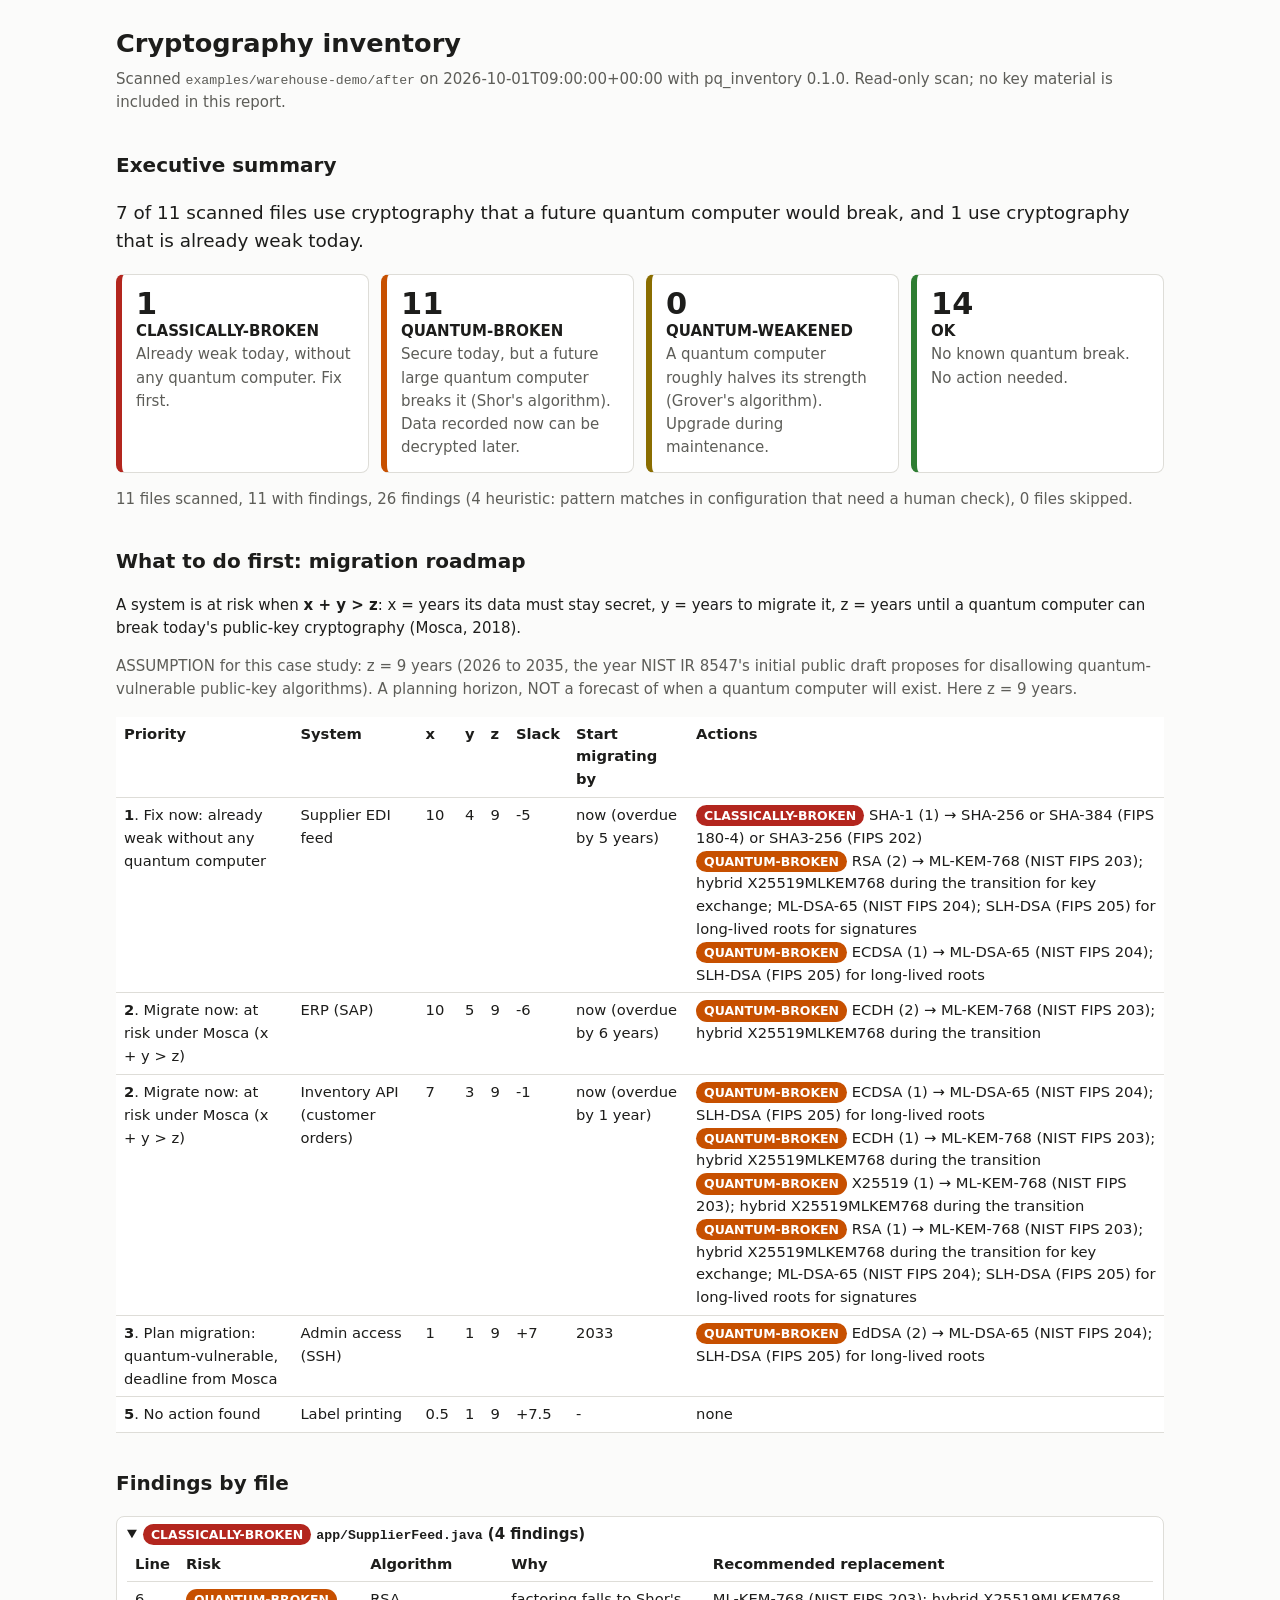
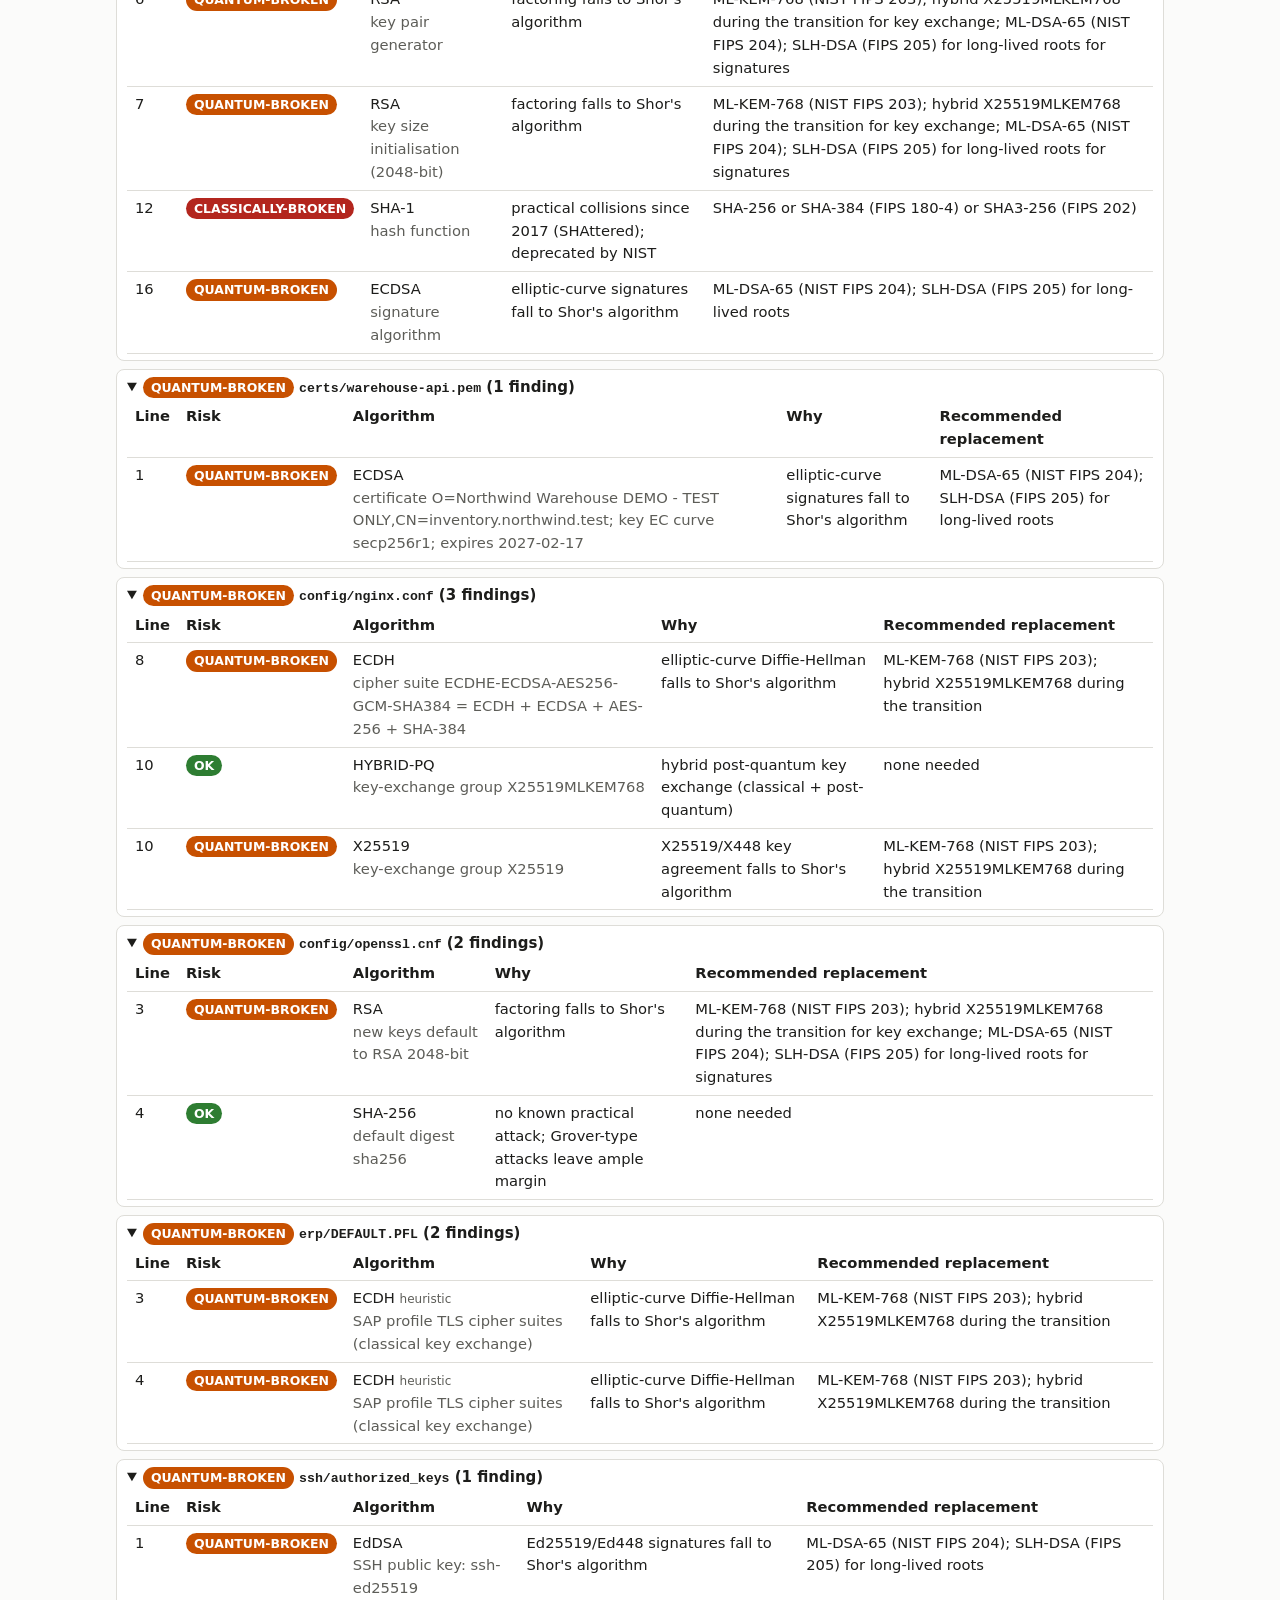
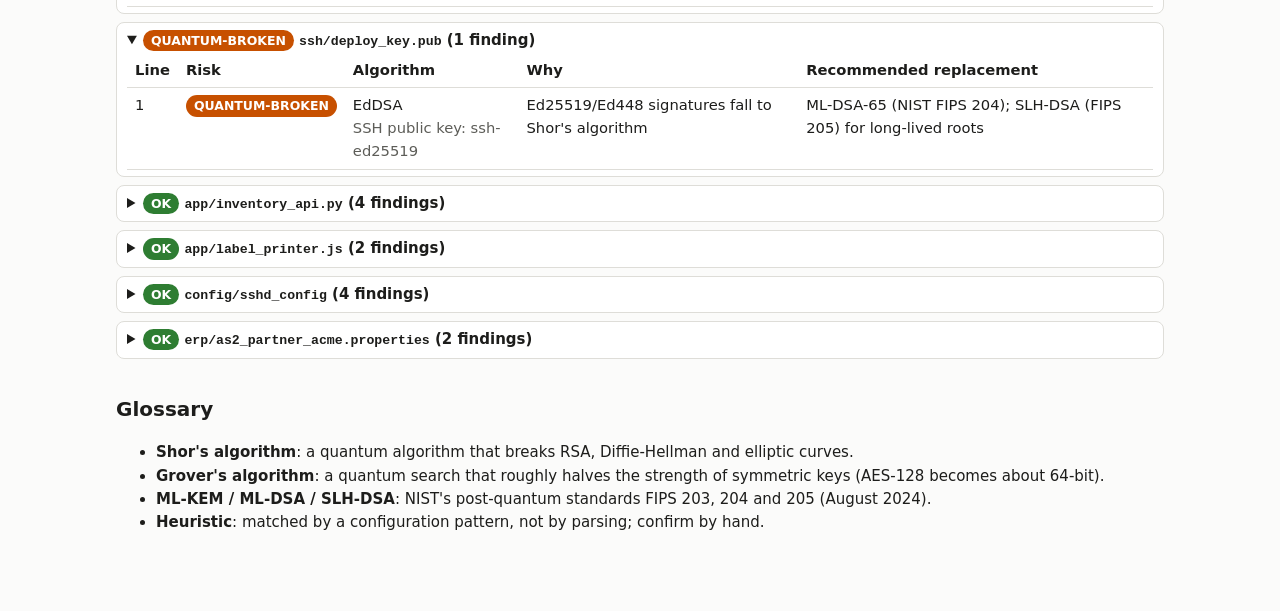
<file: examples/warehouse-demo/reports/after/report.html>
<!doctype html><html lang="en"><head><meta charset="utf-8"><meta name="viewport" content="width=device-width,initial-scale=1"><title>Cryptography inventory</title><style>
:root{--bg:#fbfbfa;--fg:#1d1d1b;--muted:#5d5d58;--card:#fff;--line:#deddd8}
@media (prefers-color-scheme:dark){:root{--bg:#161615;--fg:#ecebe6;--muted:#a8a7a0;--card:#202020;--line:#383836}}
*{box-sizing:border-box}body{margin:0;background:var(--bg);color:var(--fg);font:15px/1.55 system-ui,-apple-system,Segoe UI,sans-serif}
main{max-width:1080px;margin:0 auto;padding:24px 16px 64px}h1{font-size:1.6rem;margin:0 0 4px}h2{margin-top:2.2rem;font-size:1.25rem}
.muted{color:var(--muted)}.lead{font-size:1.15rem;margin:18px 0}
.cards{display:grid;grid-template-columns:repeat(auto-fit,minmax(220px,1fr));gap:12px}
.card{background:var(--card);border:1px solid var(--line);border-left:6px solid var(--c);border-radius:8px;padding:12px 14px}
.card b{display:block;font-size:1.9rem;line-height:1.1}.card span{font-weight:600}
table{width:100%;border-collapse:collapse;background:var(--card);font-size:.92rem}th,td{text-align:left;padding:6px 8px;border-bottom:1px solid var(--line);vertical-align:top}
.wrap{overflow-x:auto}.pill{display:inline-block;padding:1px 8px;border-radius:999px;color:#fff;font-size:.78rem;font-weight:600;white-space:nowrap}
details{background:var(--card);border:1px solid var(--line);border-radius:8px;margin:8px 0;padding:6px 10px}summary{cursor:pointer;font-weight:600}
code{font-family:ui-monospace,Menlo,Consolas,monospace;font-size:.88em}.heur{font-size:.75rem;color:var(--muted)}
</style></head><body><main>
<h1>Cryptography inventory</h1><div class="muted">Scanned <code>examples/warehouse-demo/after</code> on 2026-10-01T09:00:00+00:00 with pq_inventory 0.1.0. Read-only scan; no key material is included in this report.</div>
<h2>Executive summary</h2>
<p class="lead">7 of 11 scanned files use cryptography that a future quantum computer would break, and 1 use cryptography that is already weak today.</p>
<div class="cards">
<div class="card" style="--c:#b3261e"><b>1</b><span>CLASSICALLY-BROKEN</span><div class="muted">Already weak today, without any quantum computer. Fix first.</div></div>
<div class="card" style="--c:#c75000"><b>11</b><span>QUANTUM-BROKEN</span><div class="muted">Secure today, but a future large quantum computer breaks it (Shor&#x27;s algorithm). Data recorded now can be decrypted later.</div></div>
<div class="card" style="--c:#8a6d00"><b>0</b><span>QUANTUM-WEAKENED</span><div class="muted">A quantum computer roughly halves its strength (Grover&#x27;s algorithm). Upgrade during maintenance.</div></div>
<div class="card" style="--c:#2e7d32"><b>14</b><span>OK</span><div class="muted">No known quantum break. No action needed.</div></div>
</div>
<p class="muted">11 files scanned, 11 with findings, 26 findings (4 heuristic: pattern matches in configuration that need a human check), 0 files skipped.</p>
<h2>What to do first: migration roadmap</h2>
<p>A system is at risk when <b>x + y &gt; z</b>: x = years its data must stay secret, y = years to migrate it, z = years until a quantum computer can break today's public-key cryptography (Mosca, 2018).</p>
<p class="muted">ASSUMPTION for this case study: z = 9 years (2026 to 2035, the year NIST IR 8547&#x27;s initial public draft proposes for disallowing quantum-vulnerable public-key algorithms). A planning horizon, NOT a forecast of when a quantum computer will exist. Here z = 9 years.</p>
<div class="wrap"><table><tr><th>Priority</th><th>System</th><th>x</th><th>y</th><th>z</th><th>Slack</th><th>Start migrating by</th><th>Actions</th></tr>
<tr><td><b>1</b>. Fix now: already weak without any quantum computer</td><td>Supplier EDI feed</td><td>10</td><td>4</td><td>9</td><td>-5</td><td>now (overdue by 5 years)</td><td><span class="pill" style="background:#b3261e">CLASSICALLY-BROKEN</span> SHA-1 (1) → SHA-256 or SHA-384 (FIPS 180-4) or SHA3-256 (FIPS 202)<br><span class="pill" style="background:#c75000">QUANTUM-BROKEN</span> RSA (2) → ML-KEM-768 (NIST FIPS 203); hybrid X25519MLKEM768 during the transition for key exchange; ML-DSA-65 (NIST FIPS 204); SLH-DSA (FIPS 205) for long-lived roots for signatures<br><span class="pill" style="background:#c75000">QUANTUM-BROKEN</span> ECDSA (1) → ML-DSA-65 (NIST FIPS 204); SLH-DSA (FIPS 205) for long-lived roots</td></tr>
<tr><td><b>2</b>. Migrate now: at risk under Mosca (x + y &gt; z)</td><td>ERP (SAP)</td><td>10</td><td>5</td><td>9</td><td>-6</td><td>now (overdue by 6 years)</td><td><span class="pill" style="background:#c75000">QUANTUM-BROKEN</span> ECDH (2) → ML-KEM-768 (NIST FIPS 203); hybrid X25519MLKEM768 during the transition</td></tr>
<tr><td><b>2</b>. Migrate now: at risk under Mosca (x + y &gt; z)</td><td>Inventory API (customer orders)</td><td>7</td><td>3</td><td>9</td><td>-1</td><td>now (overdue by 1 year)</td><td><span class="pill" style="background:#c75000">QUANTUM-BROKEN</span> ECDSA (1) → ML-DSA-65 (NIST FIPS 204); SLH-DSA (FIPS 205) for long-lived roots<br><span class="pill" style="background:#c75000">QUANTUM-BROKEN</span> ECDH (1) → ML-KEM-768 (NIST FIPS 203); hybrid X25519MLKEM768 during the transition<br><span class="pill" style="background:#c75000">QUANTUM-BROKEN</span> X25519 (1) → ML-KEM-768 (NIST FIPS 203); hybrid X25519MLKEM768 during the transition<br><span class="pill" style="background:#c75000">QUANTUM-BROKEN</span> RSA (1) → ML-KEM-768 (NIST FIPS 203); hybrid X25519MLKEM768 during the transition for key exchange; ML-DSA-65 (NIST FIPS 204); SLH-DSA (FIPS 205) for long-lived roots for signatures</td></tr>
<tr><td><b>3</b>. Plan migration: quantum-vulnerable, deadline from Mosca</td><td>Admin access (SSH)</td><td>1</td><td>1</td><td>9</td><td>+7</td><td>2033</td><td><span class="pill" style="background:#c75000">QUANTUM-BROKEN</span> EdDSA (2) → ML-DSA-65 (NIST FIPS 204); SLH-DSA (FIPS 205) for long-lived roots</td></tr>
<tr><td><b>5</b>. No action found</td><td>Label printing</td><td>0.5</td><td>1</td><td>9</td><td>+7.5</td><td>-</td><td>none</td></tr>
</table></div>
<h2>Findings by file</h2>
<details open><summary><span class="pill" style="background:#b3261e">CLASSICALLY-BROKEN</span> <code>app/SupplierFeed.java</code> (4 findings)</summary><div class="wrap"><table><tr><th>Line</th><th>Risk</th><th>Algorithm</th><th>Why</th><th>Recommended replacement</th></tr>
<tr><td>6</td><td><span class="pill" style="background:#c75000">QUANTUM-BROKEN</span></td><td>RSA<div class=muted>key pair generator</div></td><td>factoring falls to Shor&#x27;s algorithm</td><td>ML-KEM-768 (NIST FIPS 203); hybrid X25519MLKEM768 during the transition for key exchange; ML-DSA-65 (NIST FIPS 204); SLH-DSA (FIPS 205) for long-lived roots for signatures</td></tr>
<tr><td>7</td><td><span class="pill" style="background:#c75000">QUANTUM-BROKEN</span></td><td>RSA<div class=muted>key size initialisation (2048-bit)</div></td><td>factoring falls to Shor&#x27;s algorithm</td><td>ML-KEM-768 (NIST FIPS 203); hybrid X25519MLKEM768 during the transition for key exchange; ML-DSA-65 (NIST FIPS 204); SLH-DSA (FIPS 205) for long-lived roots for signatures</td></tr>
<tr><td>12</td><td><span class="pill" style="background:#b3261e">CLASSICALLY-BROKEN</span></td><td>SHA-1<div class=muted>hash function</div></td><td>practical collisions since 2017 (SHAttered); deprecated by NIST</td><td>SHA-256 or SHA-384 (FIPS 180-4) or SHA3-256 (FIPS 202)</td></tr>
<tr><td>16</td><td><span class="pill" style="background:#c75000">QUANTUM-BROKEN</span></td><td>ECDSA<div class=muted>signature algorithm</div></td><td>elliptic-curve signatures fall to Shor&#x27;s algorithm</td><td>ML-DSA-65 (NIST FIPS 204); SLH-DSA (FIPS 205) for long-lived roots</td></tr>
</table></div></details>
<details open><summary><span class="pill" style="background:#c75000">QUANTUM-BROKEN</span> <code>certs/warehouse-api.pem</code> (1 finding)</summary><div class="wrap"><table><tr><th>Line</th><th>Risk</th><th>Algorithm</th><th>Why</th><th>Recommended replacement</th></tr>
<tr><td>1</td><td><span class="pill" style="background:#c75000">QUANTUM-BROKEN</span></td><td>ECDSA<div class=muted>certificate O=Northwind Warehouse DEMO - TEST ONLY,CN=inventory.northwind.test; key EC curve secp256r1; expires 2027-02-17</div></td><td>elliptic-curve signatures fall to Shor&#x27;s algorithm</td><td>ML-DSA-65 (NIST FIPS 204); SLH-DSA (FIPS 205) for long-lived roots</td></tr>
</table></div></details>
<details open><summary><span class="pill" style="background:#c75000">QUANTUM-BROKEN</span> <code>config/nginx.conf</code> (3 findings)</summary><div class="wrap"><table><tr><th>Line</th><th>Risk</th><th>Algorithm</th><th>Why</th><th>Recommended replacement</th></tr>
<tr><td>8</td><td><span class="pill" style="background:#c75000">QUANTUM-BROKEN</span></td><td>ECDH<div class=muted>cipher suite ECDHE-ECDSA-AES256-GCM-SHA384 = ECDH + ECDSA + AES-256 + SHA-384</div></td><td>elliptic-curve Diffie-Hellman falls to Shor&#x27;s algorithm</td><td>ML-KEM-768 (NIST FIPS 203); hybrid X25519MLKEM768 during the transition</td></tr>
<tr><td>10</td><td><span class="pill" style="background:#2e7d32">OK</span></td><td>HYBRID-PQ<div class=muted>key-exchange group X25519MLKEM768</div></td><td>hybrid post-quantum key exchange (classical + post-quantum)</td><td>none needed</td></tr>
<tr><td>10</td><td><span class="pill" style="background:#c75000">QUANTUM-BROKEN</span></td><td>X25519<div class=muted>key-exchange group X25519</div></td><td>X25519/X448 key agreement falls to Shor&#x27;s algorithm</td><td>ML-KEM-768 (NIST FIPS 203); hybrid X25519MLKEM768 during the transition</td></tr>
</table></div></details>
<details open><summary><span class="pill" style="background:#c75000">QUANTUM-BROKEN</span> <code>config/openssl.cnf</code> (2 findings)</summary><div class="wrap"><table><tr><th>Line</th><th>Risk</th><th>Algorithm</th><th>Why</th><th>Recommended replacement</th></tr>
<tr><td>3</td><td><span class="pill" style="background:#c75000">QUANTUM-BROKEN</span></td><td>RSA<div class=muted>new keys default to RSA 2048-bit</div></td><td>factoring falls to Shor&#x27;s algorithm</td><td>ML-KEM-768 (NIST FIPS 203); hybrid X25519MLKEM768 during the transition for key exchange; ML-DSA-65 (NIST FIPS 204); SLH-DSA (FIPS 205) for long-lived roots for signatures</td></tr>
<tr><td>4</td><td><span class="pill" style="background:#2e7d32">OK</span></td><td>SHA-256<div class=muted>default digest sha256</div></td><td>no known practical attack; Grover-type attacks leave ample margin</td><td>none needed</td></tr>
</table></div></details>
<details open><summary><span class="pill" style="background:#c75000">QUANTUM-BROKEN</span> <code>erp/DEFAULT.PFL</code> (2 findings)</summary><div class="wrap"><table><tr><th>Line</th><th>Risk</th><th>Algorithm</th><th>Why</th><th>Recommended replacement</th></tr>
<tr><td>3</td><td><span class="pill" style="background:#c75000">QUANTUM-BROKEN</span></td><td>ECDH <span class=heur>heuristic</span><div class=muted>SAP profile TLS cipher suites (classical key exchange)</div></td><td>elliptic-curve Diffie-Hellman falls to Shor&#x27;s algorithm</td><td>ML-KEM-768 (NIST FIPS 203); hybrid X25519MLKEM768 during the transition</td></tr>
<tr><td>4</td><td><span class="pill" style="background:#c75000">QUANTUM-BROKEN</span></td><td>ECDH <span class=heur>heuristic</span><div class=muted>SAP profile TLS cipher suites (classical key exchange)</div></td><td>elliptic-curve Diffie-Hellman falls to Shor&#x27;s algorithm</td><td>ML-KEM-768 (NIST FIPS 203); hybrid X25519MLKEM768 during the transition</td></tr>
</table></div></details>
<details open><summary><span class="pill" style="background:#c75000">QUANTUM-BROKEN</span> <code>ssh/authorized_keys</code> (1 finding)</summary><div class="wrap"><table><tr><th>Line</th><th>Risk</th><th>Algorithm</th><th>Why</th><th>Recommended replacement</th></tr>
<tr><td>1</td><td><span class="pill" style="background:#c75000">QUANTUM-BROKEN</span></td><td>EdDSA<div class=muted>SSH public key: ssh-ed25519</div></td><td>Ed25519/Ed448 signatures fall to Shor&#x27;s algorithm</td><td>ML-DSA-65 (NIST FIPS 204); SLH-DSA (FIPS 205) for long-lived roots</td></tr>
</table></div></details>
<details open><summary><span class="pill" style="background:#c75000">QUANTUM-BROKEN</span> <code>ssh/deploy_key.pub</code> (1 finding)</summary><div class="wrap"><table><tr><th>Line</th><th>Risk</th><th>Algorithm</th><th>Why</th><th>Recommended replacement</th></tr>
<tr><td>1</td><td><span class="pill" style="background:#c75000">QUANTUM-BROKEN</span></td><td>EdDSA<div class=muted>SSH public key: ssh-ed25519</div></td><td>Ed25519/Ed448 signatures fall to Shor&#x27;s algorithm</td><td>ML-DSA-65 (NIST FIPS 204); SLH-DSA (FIPS 205) for long-lived roots</td></tr>
</table></div></details>
<details><summary><span class="pill" style="background:#2e7d32">OK</span> <code>app/inventory_api.py</code> (4 findings)</summary><div class="wrap"><table><tr><th>Line</th><th>Risk</th><th>Algorithm</th><th>Why</th><th>Recommended replacement</th></tr>
<tr><td>7</td><td><span class="pill" style="background:#2e7d32">OK</span></td><td>ML-DSA<div class=muted>post-quantum signature (ML-DSA)</div></td><td>NIST post-quantum signature (FIPS 204)</td><td>none needed</td></tr>
<tr><td>9</td><td><span class="pill" style="background:#2e7d32">OK</span></td><td>AES-256<div class=muted>AES key generated with an explicit length</div></td><td>256-bit key: no known quantum break</td><td>none needed</td></tr>
<tr><td>17</td><td><span class="pill" style="background:#2e7d32">OK</span></td><td>SHA-256<div class=muted>hash function</div></td><td>no known practical attack; Grover-type attacks leave ample margin</td><td>none needed</td></tr>
<tr><td>21</td><td><span class="pill" style="background:#2e7d32">OK</span></td><td>SHA-256<div class=muted>hash function</div></td><td>no known practical attack; Grover-type attacks leave ample margin</td><td>none needed</td></tr>
</table></div></details>
<details><summary><span class="pill" style="background:#2e7d32">OK</span> <code>app/label_printer.js</code> (2 findings)</summary><div class="wrap"><table><tr><th>Line</th><th>Risk</th><th>Algorithm</th><th>Why</th><th>Recommended replacement</th></tr>
<tr><td>5</td><td><span class="pill" style="background:#2e7d32">OK</span></td><td>SHA-256<div class=muted>hash function</div></td><td>no known practical attack; Grover-type attacks leave ample margin</td><td>none needed</td></tr>
<tr><td>9</td><td><span class="pill" style="background:#2e7d32">OK</span></td><td>AES-256<div class=muted>symmetric cipher</div></td><td>256-bit key: no known quantum break</td><td>none needed</td></tr>
</table></div></details>
<details><summary><span class="pill" style="background:#2e7d32">OK</span> <code>config/sshd_config</code> (4 findings)</summary><div class="wrap"><table><tr><th>Line</th><th>Risk</th><th>Algorithm</th><th>Why</th><th>Recommended replacement</th></tr>
<tr><td>4</td><td><span class="pill" style="background:#2e7d32">OK</span></td><td>HYBRID-PQ<div class=muted>KexAlgorithms mlkem768x25519-sha256</div></td><td>hybrid post-quantum key exchange (classical + post-quantum)</td><td>none needed</td></tr>
<tr><td>4</td><td><span class="pill" style="background:#2e7d32">OK</span></td><td>HYBRID-PQ<div class=muted>KexAlgorithms sntrup761x25519-sha512@openssh.com</div></td><td>hybrid post-quantum key exchange (classical + post-quantum)</td><td>none needed</td></tr>
<tr><td>5</td><td><span class="pill" style="background:#2e7d32">OK</span></td><td>AES-256<div class=muted>Ciphers aes256-gcm@openssh.com</div></td><td>256-bit key: no known quantum break</td><td>none needed</td></tr>
<tr><td>6</td><td><span class="pill" style="background:#2e7d32">OK</span></td><td>SHA-256<div class=muted>MACs hmac-sha2-256-etm@openssh.com</div></td><td>no known practical attack; Grover-type attacks leave ample margin</td><td>none needed</td></tr>
</table></div></details>
<details><summary><span class="pill" style="background:#2e7d32">OK</span> <code>erp/as2_partner_acme.properties</code> (2 findings)</summary><div class="wrap"><table><tr><th>Line</th><th>Risk</th><th>Algorithm</th><th>Why</th><th>Recommended replacement</th></tr>
<tr><td>3</td><td><span class="pill" style="background:#2e7d32">OK</span></td><td>AES-256 <span class=heur>heuristic</span><div class=muted>EDI/AS2 encryption algorithm</div></td><td>256-bit key: no known quantum break</td><td>none needed</td></tr>
<tr><td>4</td><td><span class="pill" style="background:#2e7d32">OK</span></td><td>SHA-256 <span class=heur>heuristic</span><div class=muted>EDI/AS2 signing / MIC hash</div></td><td>no known practical attack; Grover-type attacks leave ample margin</td><td>none needed</td></tr>
</table></div></details>
<h2>Glossary</h2><ul><li><b>Shor's algorithm</b>: a quantum algorithm that breaks RSA, Diffie-Hellman and elliptic curves.</li><li><b>Grover's algorithm</b>: a quantum search that roughly halves the strength of symmetric keys (AES-128 becomes about 64-bit).</li><li><b>ML-KEM / ML-DSA / SLH-DSA</b>: NIST's post-quantum standards FIPS 203, 204 and 205 (August 2024).</li><li><b>Heuristic</b>: matched by a configuration pattern, not by parsing; confirm by hand.</li></ul>
</main></body></html>
</file>
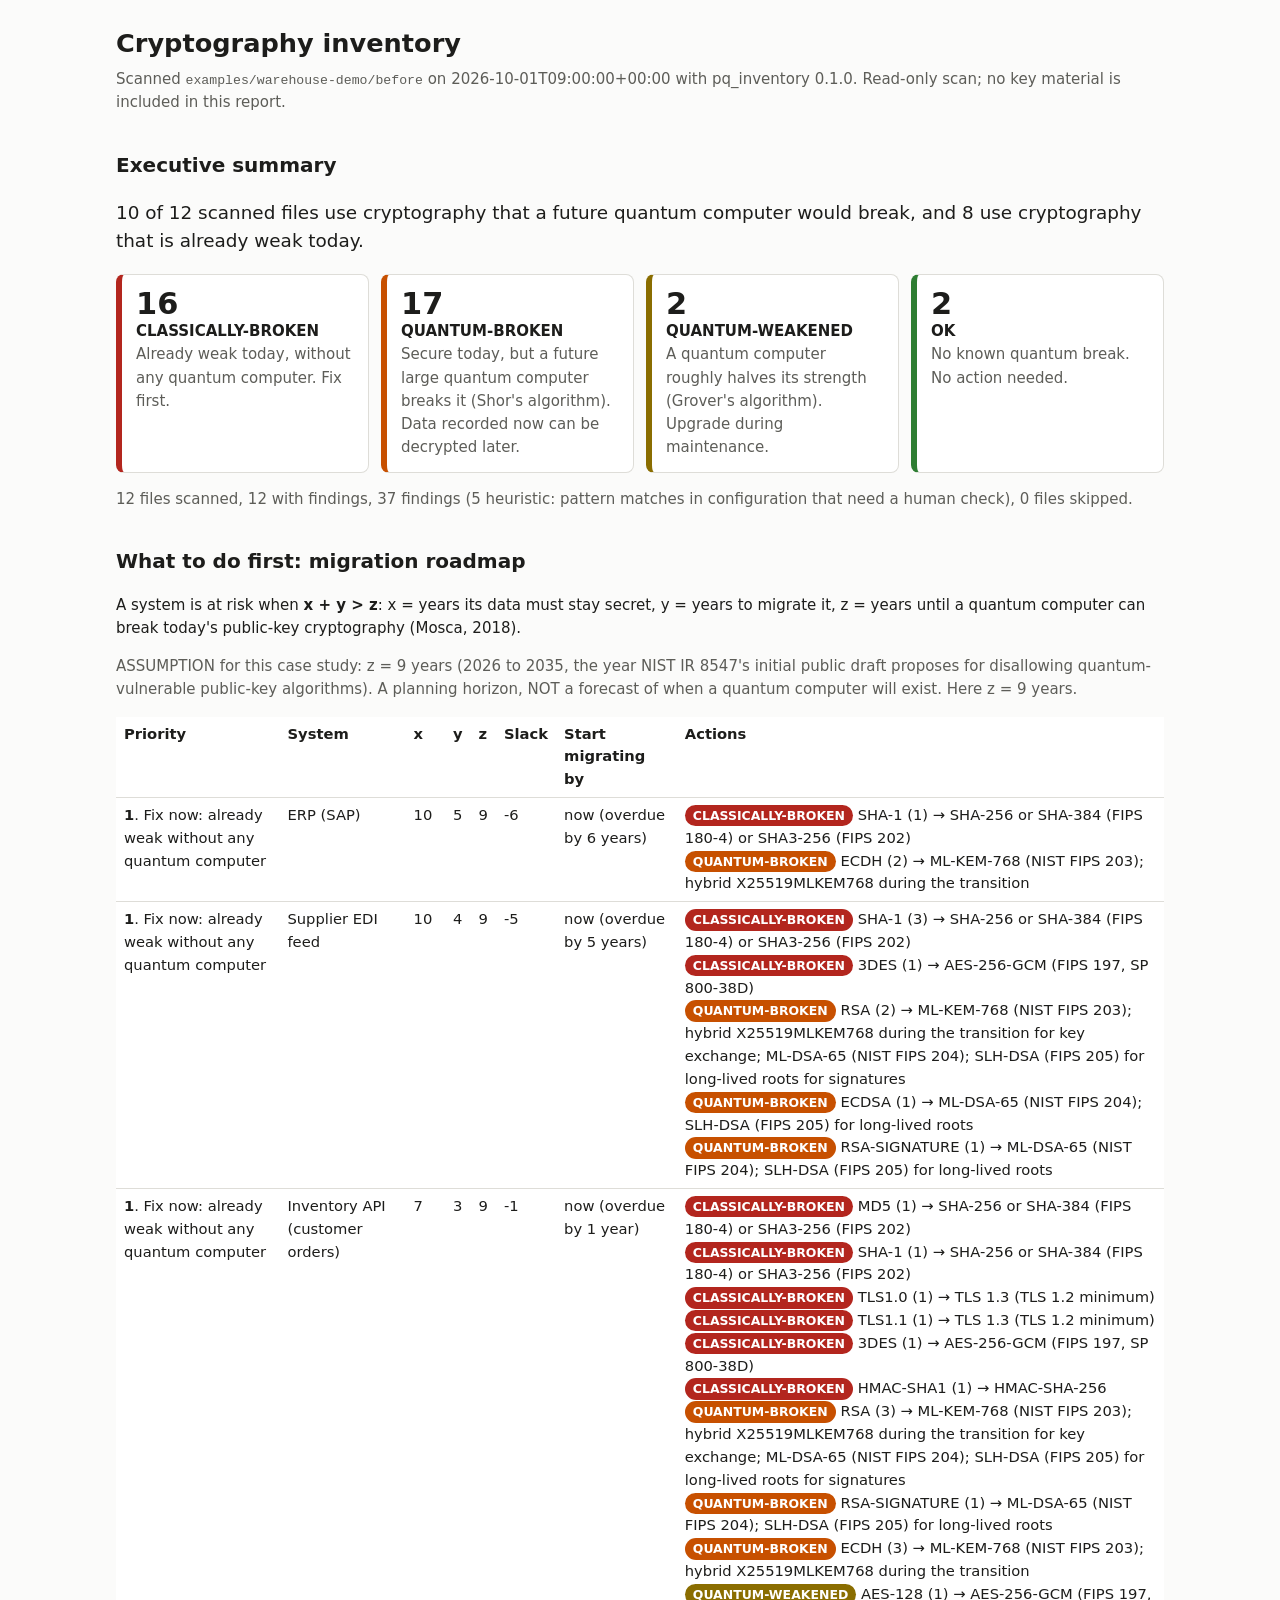
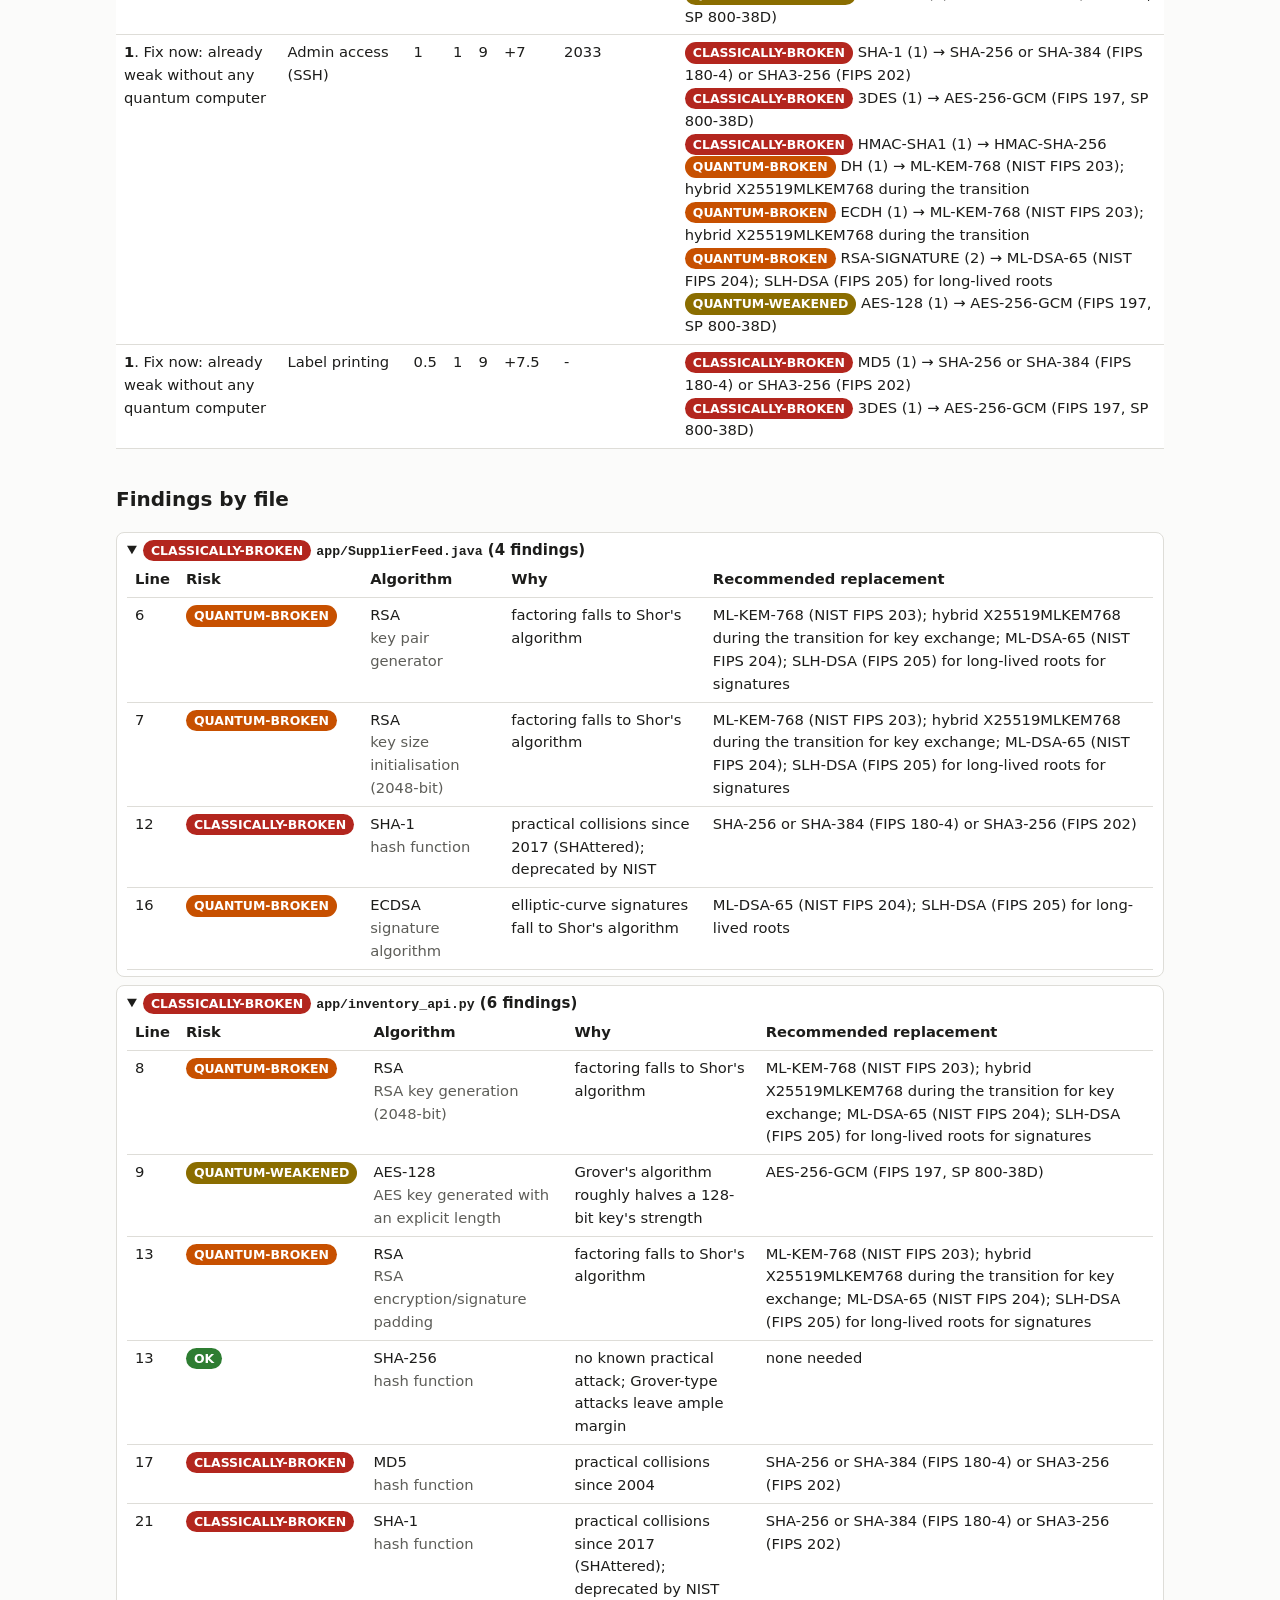
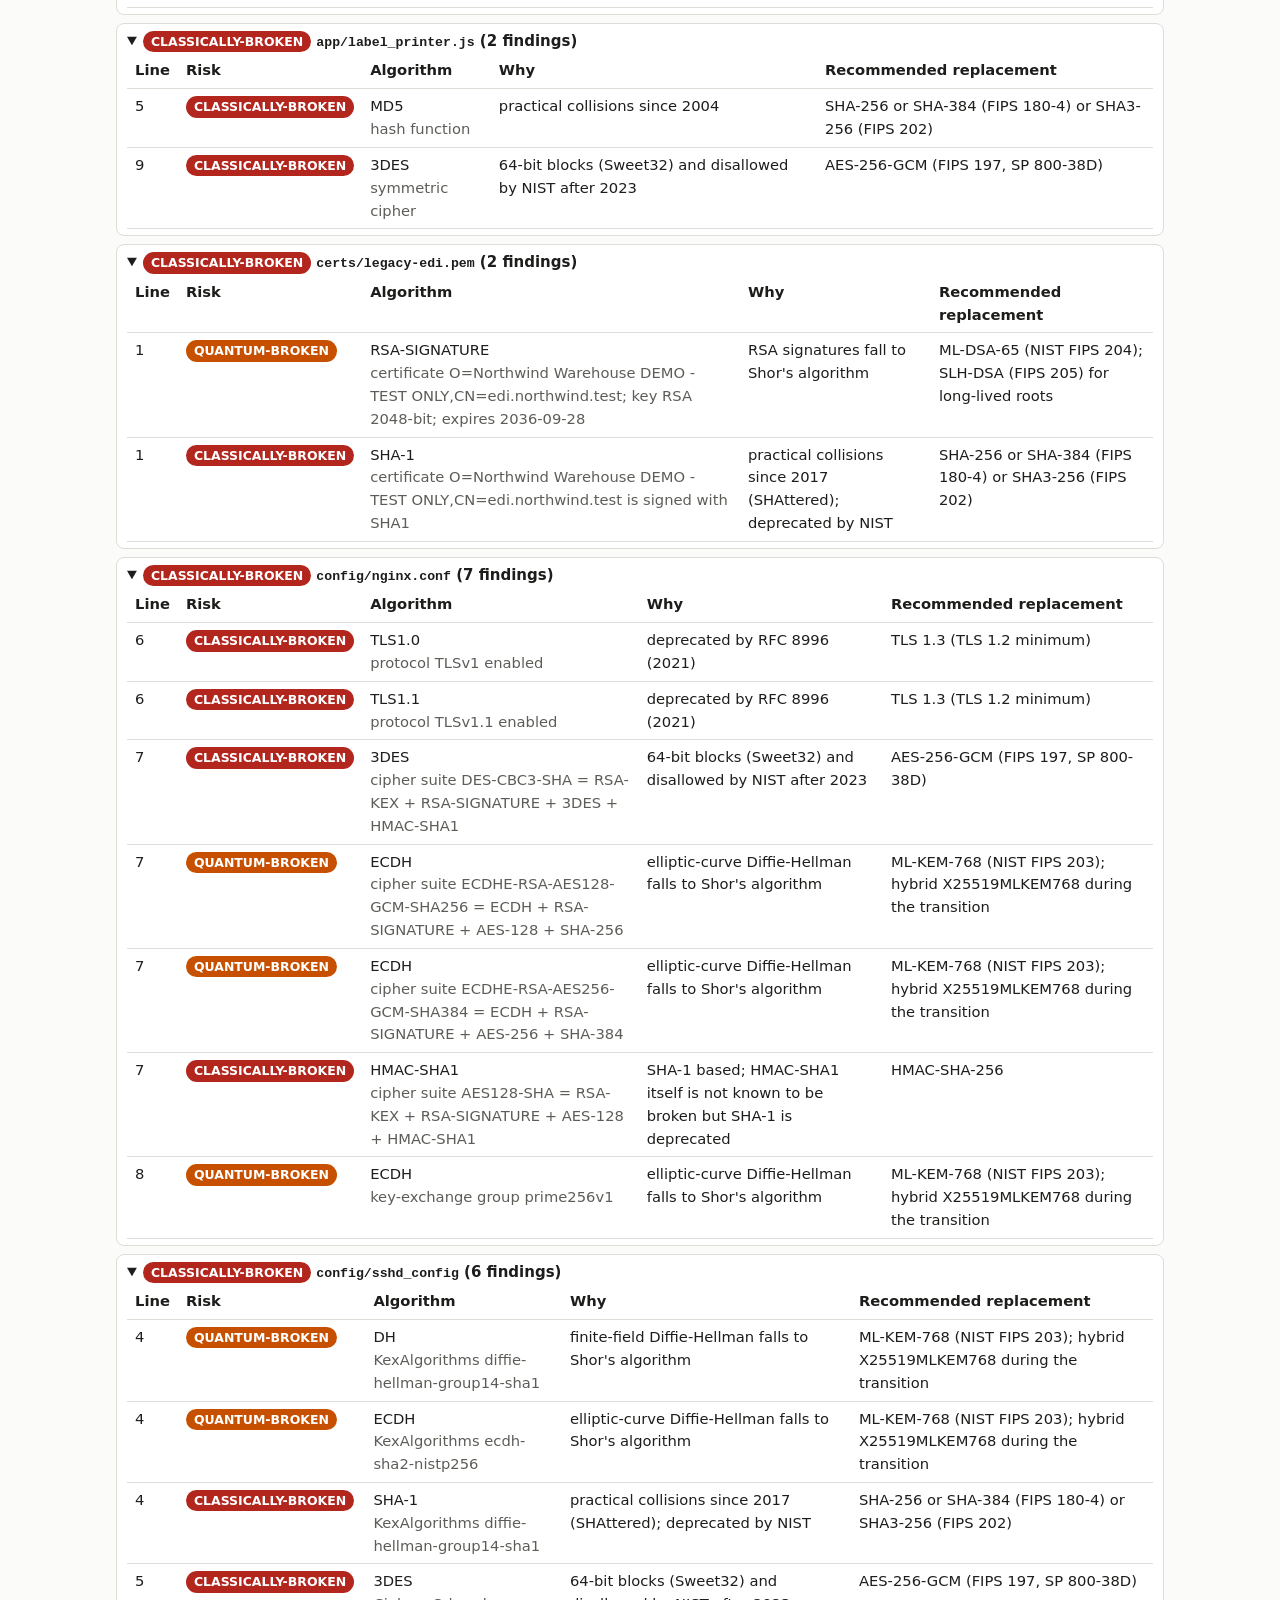
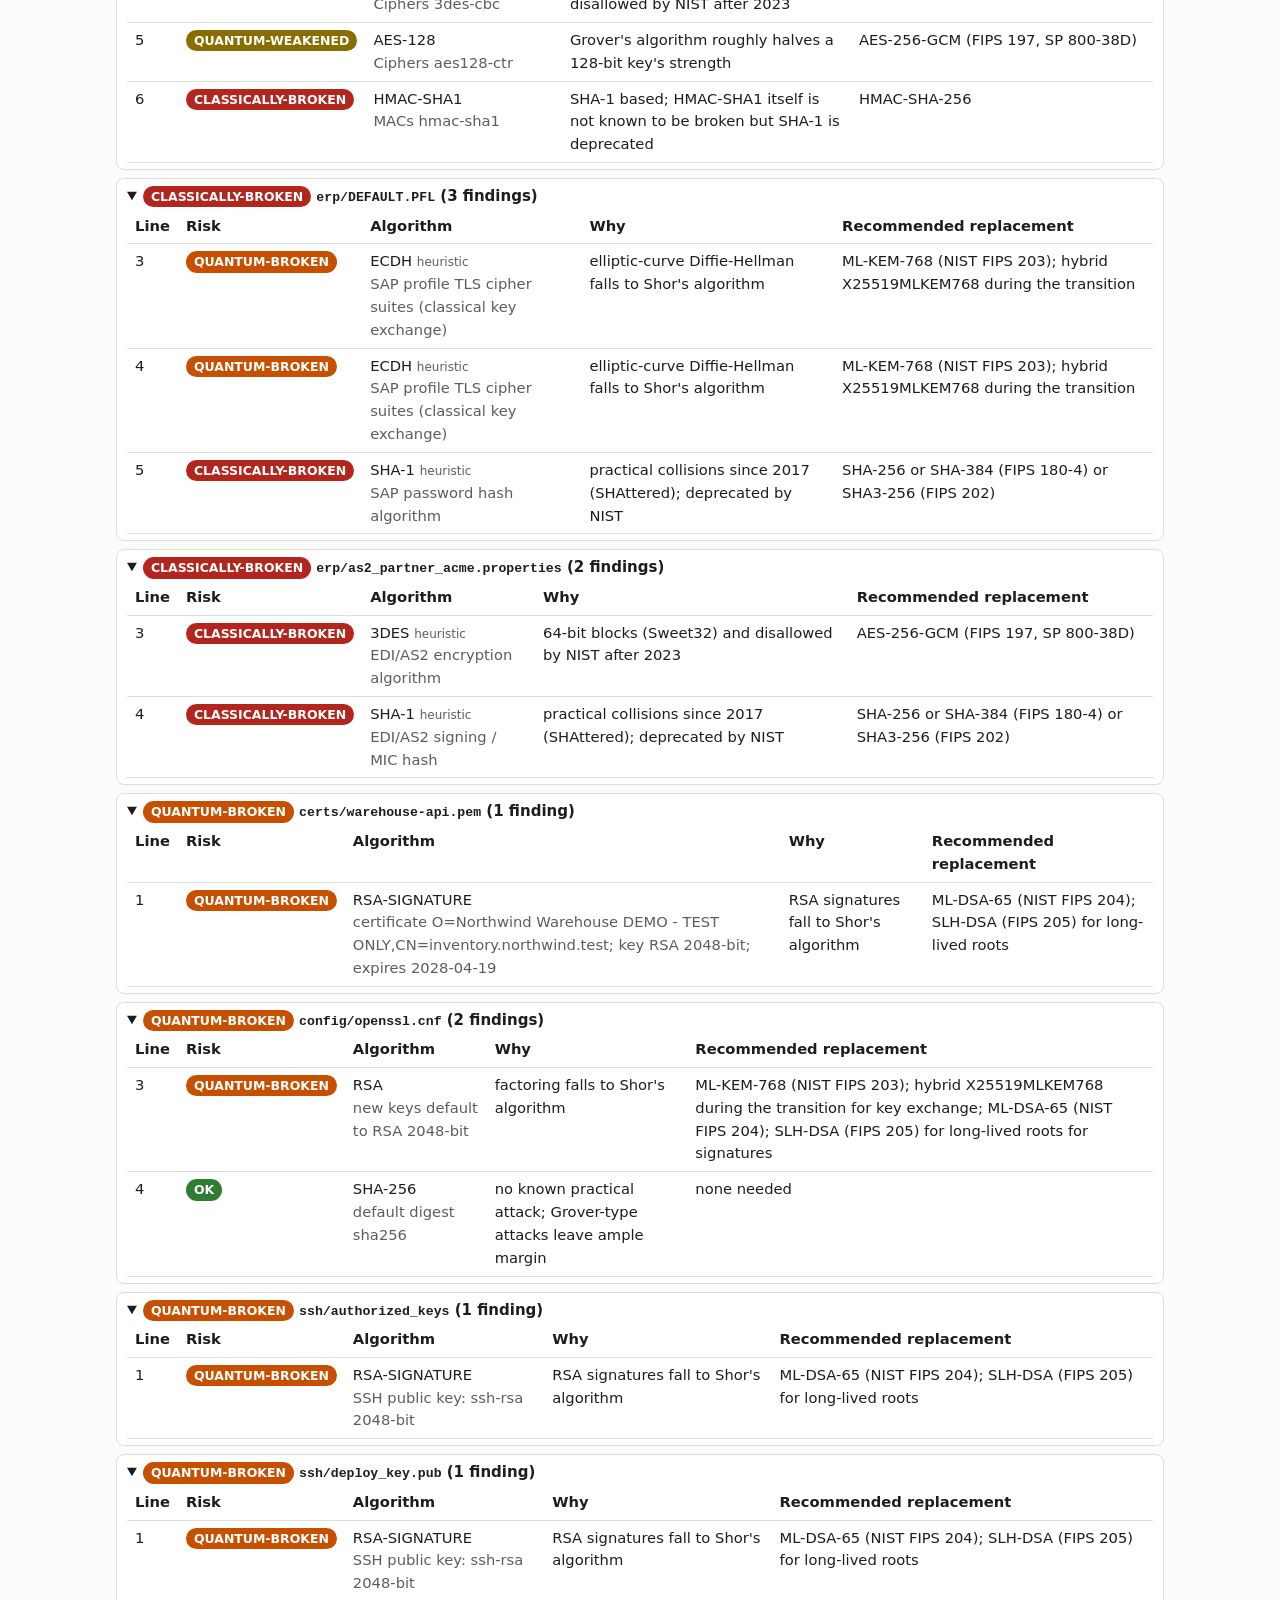
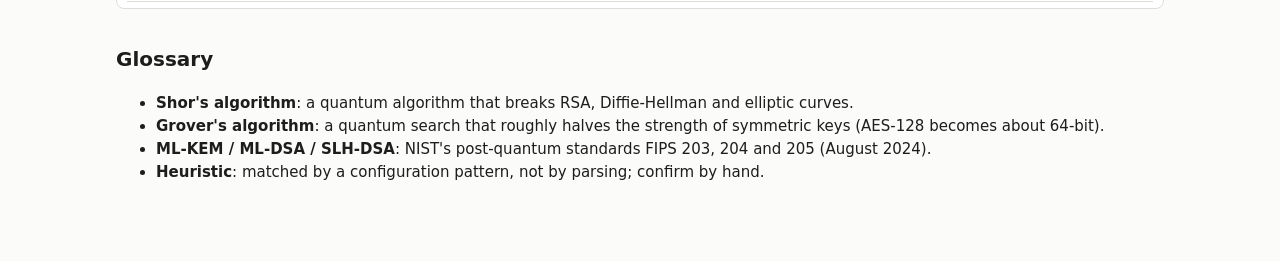
<file: examples/warehouse-demo/reports/before/report.html>
<!doctype html><html lang="en"><head><meta charset="utf-8"><meta name="viewport" content="width=device-width,initial-scale=1"><title>Cryptography inventory</title><style>
:root{--bg:#fbfbfa;--fg:#1d1d1b;--muted:#5d5d58;--card:#fff;--line:#deddd8}
@media (prefers-color-scheme:dark){:root{--bg:#161615;--fg:#ecebe6;--muted:#a8a7a0;--card:#202020;--line:#383836}}
*{box-sizing:border-box}body{margin:0;background:var(--bg);color:var(--fg);font:15px/1.55 system-ui,-apple-system,Segoe UI,sans-serif}
main{max-width:1080px;margin:0 auto;padding:24px 16px 64px}h1{font-size:1.6rem;margin:0 0 4px}h2{margin-top:2.2rem;font-size:1.25rem}
.muted{color:var(--muted)}.lead{font-size:1.15rem;margin:18px 0}
.cards{display:grid;grid-template-columns:repeat(auto-fit,minmax(220px,1fr));gap:12px}
.card{background:var(--card);border:1px solid var(--line);border-left:6px solid var(--c);border-radius:8px;padding:12px 14px}
.card b{display:block;font-size:1.9rem;line-height:1.1}.card span{font-weight:600}
table{width:100%;border-collapse:collapse;background:var(--card);font-size:.92rem}th,td{text-align:left;padding:6px 8px;border-bottom:1px solid var(--line);vertical-align:top}
.wrap{overflow-x:auto}.pill{display:inline-block;padding:1px 8px;border-radius:999px;color:#fff;font-size:.78rem;font-weight:600;white-space:nowrap}
details{background:var(--card);border:1px solid var(--line);border-radius:8px;margin:8px 0;padding:6px 10px}summary{cursor:pointer;font-weight:600}
code{font-family:ui-monospace,Menlo,Consolas,monospace;font-size:.88em}.heur{font-size:.75rem;color:var(--muted)}
</style></head><body><main>
<h1>Cryptography inventory</h1><div class="muted">Scanned <code>examples/warehouse-demo/before</code> on 2026-10-01T09:00:00+00:00 with pq_inventory 0.1.0. Read-only scan; no key material is included in this report.</div>
<h2>Executive summary</h2>
<p class="lead">10 of 12 scanned files use cryptography that a future quantum computer would break, and 8 use cryptography that is already weak today.</p>
<div class="cards">
<div class="card" style="--c:#b3261e"><b>16</b><span>CLASSICALLY-BROKEN</span><div class="muted">Already weak today, without any quantum computer. Fix first.</div></div>
<div class="card" style="--c:#c75000"><b>17</b><span>QUANTUM-BROKEN</span><div class="muted">Secure today, but a future large quantum computer breaks it (Shor&#x27;s algorithm). Data recorded now can be decrypted later.</div></div>
<div class="card" style="--c:#8a6d00"><b>2</b><span>QUANTUM-WEAKENED</span><div class="muted">A quantum computer roughly halves its strength (Grover&#x27;s algorithm). Upgrade during maintenance.</div></div>
<div class="card" style="--c:#2e7d32"><b>2</b><span>OK</span><div class="muted">No known quantum break. No action needed.</div></div>
</div>
<p class="muted">12 files scanned, 12 with findings, 37 findings (5 heuristic: pattern matches in configuration that need a human check), 0 files skipped.</p>
<h2>What to do first: migration roadmap</h2>
<p>A system is at risk when <b>x + y &gt; z</b>: x = years its data must stay secret, y = years to migrate it, z = years until a quantum computer can break today's public-key cryptography (Mosca, 2018).</p>
<p class="muted">ASSUMPTION for this case study: z = 9 years (2026 to 2035, the year NIST IR 8547&#x27;s initial public draft proposes for disallowing quantum-vulnerable public-key algorithms). A planning horizon, NOT a forecast of when a quantum computer will exist. Here z = 9 years.</p>
<div class="wrap"><table><tr><th>Priority</th><th>System</th><th>x</th><th>y</th><th>z</th><th>Slack</th><th>Start migrating by</th><th>Actions</th></tr>
<tr><td><b>1</b>. Fix now: already weak without any quantum computer</td><td>ERP (SAP)</td><td>10</td><td>5</td><td>9</td><td>-6</td><td>now (overdue by 6 years)</td><td><span class="pill" style="background:#b3261e">CLASSICALLY-BROKEN</span> SHA-1 (1) → SHA-256 or SHA-384 (FIPS 180-4) or SHA3-256 (FIPS 202)<br><span class="pill" style="background:#c75000">QUANTUM-BROKEN</span> ECDH (2) → ML-KEM-768 (NIST FIPS 203); hybrid X25519MLKEM768 during the transition</td></tr>
<tr><td><b>1</b>. Fix now: already weak without any quantum computer</td><td>Supplier EDI feed</td><td>10</td><td>4</td><td>9</td><td>-5</td><td>now (overdue by 5 years)</td><td><span class="pill" style="background:#b3261e">CLASSICALLY-BROKEN</span> SHA-1 (3) → SHA-256 or SHA-384 (FIPS 180-4) or SHA3-256 (FIPS 202)<br><span class="pill" style="background:#b3261e">CLASSICALLY-BROKEN</span> 3DES (1) → AES-256-GCM (FIPS 197, SP 800-38D)<br><span class="pill" style="background:#c75000">QUANTUM-BROKEN</span> RSA (2) → ML-KEM-768 (NIST FIPS 203); hybrid X25519MLKEM768 during the transition for key exchange; ML-DSA-65 (NIST FIPS 204); SLH-DSA (FIPS 205) for long-lived roots for signatures<br><span class="pill" style="background:#c75000">QUANTUM-BROKEN</span> ECDSA (1) → ML-DSA-65 (NIST FIPS 204); SLH-DSA (FIPS 205) for long-lived roots<br><span class="pill" style="background:#c75000">QUANTUM-BROKEN</span> RSA-SIGNATURE (1) → ML-DSA-65 (NIST FIPS 204); SLH-DSA (FIPS 205) for long-lived roots</td></tr>
<tr><td><b>1</b>. Fix now: already weak without any quantum computer</td><td>Inventory API (customer orders)</td><td>7</td><td>3</td><td>9</td><td>-1</td><td>now (overdue by 1 year)</td><td><span class="pill" style="background:#b3261e">CLASSICALLY-BROKEN</span> MD5 (1) → SHA-256 or SHA-384 (FIPS 180-4) or SHA3-256 (FIPS 202)<br><span class="pill" style="background:#b3261e">CLASSICALLY-BROKEN</span> SHA-1 (1) → SHA-256 or SHA-384 (FIPS 180-4) or SHA3-256 (FIPS 202)<br><span class="pill" style="background:#b3261e">CLASSICALLY-BROKEN</span> TLS1.0 (1) → TLS 1.3 (TLS 1.2 minimum)<br><span class="pill" style="background:#b3261e">CLASSICALLY-BROKEN</span> TLS1.1 (1) → TLS 1.3 (TLS 1.2 minimum)<br><span class="pill" style="background:#b3261e">CLASSICALLY-BROKEN</span> 3DES (1) → AES-256-GCM (FIPS 197, SP 800-38D)<br><span class="pill" style="background:#b3261e">CLASSICALLY-BROKEN</span> HMAC-SHA1 (1) → HMAC-SHA-256<br><span class="pill" style="background:#c75000">QUANTUM-BROKEN</span> RSA (3) → ML-KEM-768 (NIST FIPS 203); hybrid X25519MLKEM768 during the transition for key exchange; ML-DSA-65 (NIST FIPS 204); SLH-DSA (FIPS 205) for long-lived roots for signatures<br><span class="pill" style="background:#c75000">QUANTUM-BROKEN</span> RSA-SIGNATURE (1) → ML-DSA-65 (NIST FIPS 204); SLH-DSA (FIPS 205) for long-lived roots<br><span class="pill" style="background:#c75000">QUANTUM-BROKEN</span> ECDH (3) → ML-KEM-768 (NIST FIPS 203); hybrid X25519MLKEM768 during the transition<br><span class="pill" style="background:#8a6d00">QUANTUM-WEAKENED</span> AES-128 (1) → AES-256-GCM (FIPS 197, SP 800-38D)</td></tr>
<tr><td><b>1</b>. Fix now: already weak without any quantum computer</td><td>Admin access (SSH)</td><td>1</td><td>1</td><td>9</td><td>+7</td><td>2033</td><td><span class="pill" style="background:#b3261e">CLASSICALLY-BROKEN</span> SHA-1 (1) → SHA-256 or SHA-384 (FIPS 180-4) or SHA3-256 (FIPS 202)<br><span class="pill" style="background:#b3261e">CLASSICALLY-BROKEN</span> 3DES (1) → AES-256-GCM (FIPS 197, SP 800-38D)<br><span class="pill" style="background:#b3261e">CLASSICALLY-BROKEN</span> HMAC-SHA1 (1) → HMAC-SHA-256<br><span class="pill" style="background:#c75000">QUANTUM-BROKEN</span> DH (1) → ML-KEM-768 (NIST FIPS 203); hybrid X25519MLKEM768 during the transition<br><span class="pill" style="background:#c75000">QUANTUM-BROKEN</span> ECDH (1) → ML-KEM-768 (NIST FIPS 203); hybrid X25519MLKEM768 during the transition<br><span class="pill" style="background:#c75000">QUANTUM-BROKEN</span> RSA-SIGNATURE (2) → ML-DSA-65 (NIST FIPS 204); SLH-DSA (FIPS 205) for long-lived roots<br><span class="pill" style="background:#8a6d00">QUANTUM-WEAKENED</span> AES-128 (1) → AES-256-GCM (FIPS 197, SP 800-38D)</td></tr>
<tr><td><b>1</b>. Fix now: already weak without any quantum computer</td><td>Label printing</td><td>0.5</td><td>1</td><td>9</td><td>+7.5</td><td>-</td><td><span class="pill" style="background:#b3261e">CLASSICALLY-BROKEN</span> MD5 (1) → SHA-256 or SHA-384 (FIPS 180-4) or SHA3-256 (FIPS 202)<br><span class="pill" style="background:#b3261e">CLASSICALLY-BROKEN</span> 3DES (1) → AES-256-GCM (FIPS 197, SP 800-38D)</td></tr>
</table></div>
<h2>Findings by file</h2>
<details open><summary><span class="pill" style="background:#b3261e">CLASSICALLY-BROKEN</span> <code>app/SupplierFeed.java</code> (4 findings)</summary><div class="wrap"><table><tr><th>Line</th><th>Risk</th><th>Algorithm</th><th>Why</th><th>Recommended replacement</th></tr>
<tr><td>6</td><td><span class="pill" style="background:#c75000">QUANTUM-BROKEN</span></td><td>RSA<div class=muted>key pair generator</div></td><td>factoring falls to Shor&#x27;s algorithm</td><td>ML-KEM-768 (NIST FIPS 203); hybrid X25519MLKEM768 during the transition for key exchange; ML-DSA-65 (NIST FIPS 204); SLH-DSA (FIPS 205) for long-lived roots for signatures</td></tr>
<tr><td>7</td><td><span class="pill" style="background:#c75000">QUANTUM-BROKEN</span></td><td>RSA<div class=muted>key size initialisation (2048-bit)</div></td><td>factoring falls to Shor&#x27;s algorithm</td><td>ML-KEM-768 (NIST FIPS 203); hybrid X25519MLKEM768 during the transition for key exchange; ML-DSA-65 (NIST FIPS 204); SLH-DSA (FIPS 205) for long-lived roots for signatures</td></tr>
<tr><td>12</td><td><span class="pill" style="background:#b3261e">CLASSICALLY-BROKEN</span></td><td>SHA-1<div class=muted>hash function</div></td><td>practical collisions since 2017 (SHAttered); deprecated by NIST</td><td>SHA-256 or SHA-384 (FIPS 180-4) or SHA3-256 (FIPS 202)</td></tr>
<tr><td>16</td><td><span class="pill" style="background:#c75000">QUANTUM-BROKEN</span></td><td>ECDSA<div class=muted>signature algorithm</div></td><td>elliptic-curve signatures fall to Shor&#x27;s algorithm</td><td>ML-DSA-65 (NIST FIPS 204); SLH-DSA (FIPS 205) for long-lived roots</td></tr>
</table></div></details>
<details open><summary><span class="pill" style="background:#b3261e">CLASSICALLY-BROKEN</span> <code>app/inventory_api.py</code> (6 findings)</summary><div class="wrap"><table><tr><th>Line</th><th>Risk</th><th>Algorithm</th><th>Why</th><th>Recommended replacement</th></tr>
<tr><td>8</td><td><span class="pill" style="background:#c75000">QUANTUM-BROKEN</span></td><td>RSA<div class=muted>RSA key generation (2048-bit)</div></td><td>factoring falls to Shor&#x27;s algorithm</td><td>ML-KEM-768 (NIST FIPS 203); hybrid X25519MLKEM768 during the transition for key exchange; ML-DSA-65 (NIST FIPS 204); SLH-DSA (FIPS 205) for long-lived roots for signatures</td></tr>
<tr><td>9</td><td><span class="pill" style="background:#8a6d00">QUANTUM-WEAKENED</span></td><td>AES-128<div class=muted>AES key generated with an explicit length</div></td><td>Grover&#x27;s algorithm roughly halves a 128-bit key&#x27;s strength</td><td>AES-256-GCM (FIPS 197, SP 800-38D)</td></tr>
<tr><td>13</td><td><span class="pill" style="background:#c75000">QUANTUM-BROKEN</span></td><td>RSA<div class=muted>RSA encryption/signature padding</div></td><td>factoring falls to Shor&#x27;s algorithm</td><td>ML-KEM-768 (NIST FIPS 203); hybrid X25519MLKEM768 during the transition for key exchange; ML-DSA-65 (NIST FIPS 204); SLH-DSA (FIPS 205) for long-lived roots for signatures</td></tr>
<tr><td>13</td><td><span class="pill" style="background:#2e7d32">OK</span></td><td>SHA-256<div class=muted>hash function</div></td><td>no known practical attack; Grover-type attacks leave ample margin</td><td>none needed</td></tr>
<tr><td>17</td><td><span class="pill" style="background:#b3261e">CLASSICALLY-BROKEN</span></td><td>MD5<div class=muted>hash function</div></td><td>practical collisions since 2004</td><td>SHA-256 or SHA-384 (FIPS 180-4) or SHA3-256 (FIPS 202)</td></tr>
<tr><td>21</td><td><span class="pill" style="background:#b3261e">CLASSICALLY-BROKEN</span></td><td>SHA-1<div class=muted>hash function</div></td><td>practical collisions since 2017 (SHAttered); deprecated by NIST</td><td>SHA-256 or SHA-384 (FIPS 180-4) or SHA3-256 (FIPS 202)</td></tr>
</table></div></details>
<details open><summary><span class="pill" style="background:#b3261e">CLASSICALLY-BROKEN</span> <code>app/label_printer.js</code> (2 findings)</summary><div class="wrap"><table><tr><th>Line</th><th>Risk</th><th>Algorithm</th><th>Why</th><th>Recommended replacement</th></tr>
<tr><td>5</td><td><span class="pill" style="background:#b3261e">CLASSICALLY-BROKEN</span></td><td>MD5<div class=muted>hash function</div></td><td>practical collisions since 2004</td><td>SHA-256 or SHA-384 (FIPS 180-4) or SHA3-256 (FIPS 202)</td></tr>
<tr><td>9</td><td><span class="pill" style="background:#b3261e">CLASSICALLY-BROKEN</span></td><td>3DES<div class=muted>symmetric cipher</div></td><td>64-bit blocks (Sweet32) and disallowed by NIST after 2023</td><td>AES-256-GCM (FIPS 197, SP 800-38D)</td></tr>
</table></div></details>
<details open><summary><span class="pill" style="background:#b3261e">CLASSICALLY-BROKEN</span> <code>certs/legacy-edi.pem</code> (2 findings)</summary><div class="wrap"><table><tr><th>Line</th><th>Risk</th><th>Algorithm</th><th>Why</th><th>Recommended replacement</th></tr>
<tr><td>1</td><td><span class="pill" style="background:#c75000">QUANTUM-BROKEN</span></td><td>RSA-SIGNATURE<div class=muted>certificate O=Northwind Warehouse DEMO - TEST ONLY,CN=edi.northwind.test; key RSA 2048-bit; expires 2036-09-28</div></td><td>RSA signatures fall to Shor&#x27;s algorithm</td><td>ML-DSA-65 (NIST FIPS 204); SLH-DSA (FIPS 205) for long-lived roots</td></tr>
<tr><td>1</td><td><span class="pill" style="background:#b3261e">CLASSICALLY-BROKEN</span></td><td>SHA-1<div class=muted>certificate O=Northwind Warehouse DEMO - TEST ONLY,CN=edi.northwind.test is signed with SHA1</div></td><td>practical collisions since 2017 (SHAttered); deprecated by NIST</td><td>SHA-256 or SHA-384 (FIPS 180-4) or SHA3-256 (FIPS 202)</td></tr>
</table></div></details>
<details open><summary><span class="pill" style="background:#b3261e">CLASSICALLY-BROKEN</span> <code>config/nginx.conf</code> (7 findings)</summary><div class="wrap"><table><tr><th>Line</th><th>Risk</th><th>Algorithm</th><th>Why</th><th>Recommended replacement</th></tr>
<tr><td>6</td><td><span class="pill" style="background:#b3261e">CLASSICALLY-BROKEN</span></td><td>TLS1.0<div class=muted>protocol TLSv1 enabled</div></td><td>deprecated by RFC 8996 (2021)</td><td>TLS 1.3 (TLS 1.2 minimum)</td></tr>
<tr><td>6</td><td><span class="pill" style="background:#b3261e">CLASSICALLY-BROKEN</span></td><td>TLS1.1<div class=muted>protocol TLSv1.1 enabled</div></td><td>deprecated by RFC 8996 (2021)</td><td>TLS 1.3 (TLS 1.2 minimum)</td></tr>
<tr><td>7</td><td><span class="pill" style="background:#b3261e">CLASSICALLY-BROKEN</span></td><td>3DES<div class=muted>cipher suite DES-CBC3-SHA = RSA-KEX + RSA-SIGNATURE + 3DES + HMAC-SHA1</div></td><td>64-bit blocks (Sweet32) and disallowed by NIST after 2023</td><td>AES-256-GCM (FIPS 197, SP 800-38D)</td></tr>
<tr><td>7</td><td><span class="pill" style="background:#c75000">QUANTUM-BROKEN</span></td><td>ECDH<div class=muted>cipher suite ECDHE-RSA-AES128-GCM-SHA256 = ECDH + RSA-SIGNATURE + AES-128 + SHA-256</div></td><td>elliptic-curve Diffie-Hellman falls to Shor&#x27;s algorithm</td><td>ML-KEM-768 (NIST FIPS 203); hybrid X25519MLKEM768 during the transition</td></tr>
<tr><td>7</td><td><span class="pill" style="background:#c75000">QUANTUM-BROKEN</span></td><td>ECDH<div class=muted>cipher suite ECDHE-RSA-AES256-GCM-SHA384 = ECDH + RSA-SIGNATURE + AES-256 + SHA-384</div></td><td>elliptic-curve Diffie-Hellman falls to Shor&#x27;s algorithm</td><td>ML-KEM-768 (NIST FIPS 203); hybrid X25519MLKEM768 during the transition</td></tr>
<tr><td>7</td><td><span class="pill" style="background:#b3261e">CLASSICALLY-BROKEN</span></td><td>HMAC-SHA1<div class=muted>cipher suite AES128-SHA = RSA-KEX + RSA-SIGNATURE + AES-128 + HMAC-SHA1</div></td><td>SHA-1 based; HMAC-SHA1 itself is not known to be broken but SHA-1 is deprecated</td><td>HMAC-SHA-256</td></tr>
<tr><td>8</td><td><span class="pill" style="background:#c75000">QUANTUM-BROKEN</span></td><td>ECDH<div class=muted>key-exchange group prime256v1</div></td><td>elliptic-curve Diffie-Hellman falls to Shor&#x27;s algorithm</td><td>ML-KEM-768 (NIST FIPS 203); hybrid X25519MLKEM768 during the transition</td></tr>
</table></div></details>
<details open><summary><span class="pill" style="background:#b3261e">CLASSICALLY-BROKEN</span> <code>config/sshd_config</code> (6 findings)</summary><div class="wrap"><table><tr><th>Line</th><th>Risk</th><th>Algorithm</th><th>Why</th><th>Recommended replacement</th></tr>
<tr><td>4</td><td><span class="pill" style="background:#c75000">QUANTUM-BROKEN</span></td><td>DH<div class=muted>KexAlgorithms diffie-hellman-group14-sha1</div></td><td>finite-field Diffie-Hellman falls to Shor&#x27;s algorithm</td><td>ML-KEM-768 (NIST FIPS 203); hybrid X25519MLKEM768 during the transition</td></tr>
<tr><td>4</td><td><span class="pill" style="background:#c75000">QUANTUM-BROKEN</span></td><td>ECDH<div class=muted>KexAlgorithms ecdh-sha2-nistp256</div></td><td>elliptic-curve Diffie-Hellman falls to Shor&#x27;s algorithm</td><td>ML-KEM-768 (NIST FIPS 203); hybrid X25519MLKEM768 during the transition</td></tr>
<tr><td>4</td><td><span class="pill" style="background:#b3261e">CLASSICALLY-BROKEN</span></td><td>SHA-1<div class=muted>KexAlgorithms diffie-hellman-group14-sha1</div></td><td>practical collisions since 2017 (SHAttered); deprecated by NIST</td><td>SHA-256 or SHA-384 (FIPS 180-4) or SHA3-256 (FIPS 202)</td></tr>
<tr><td>5</td><td><span class="pill" style="background:#b3261e">CLASSICALLY-BROKEN</span></td><td>3DES<div class=muted>Ciphers 3des-cbc</div></td><td>64-bit blocks (Sweet32) and disallowed by NIST after 2023</td><td>AES-256-GCM (FIPS 197, SP 800-38D)</td></tr>
<tr><td>5</td><td><span class="pill" style="background:#8a6d00">QUANTUM-WEAKENED</span></td><td>AES-128<div class=muted>Ciphers aes128-ctr</div></td><td>Grover&#x27;s algorithm roughly halves a 128-bit key&#x27;s strength</td><td>AES-256-GCM (FIPS 197, SP 800-38D)</td></tr>
<tr><td>6</td><td><span class="pill" style="background:#b3261e">CLASSICALLY-BROKEN</span></td><td>HMAC-SHA1<div class=muted>MACs hmac-sha1</div></td><td>SHA-1 based; HMAC-SHA1 itself is not known to be broken but SHA-1 is deprecated</td><td>HMAC-SHA-256</td></tr>
</table></div></details>
<details open><summary><span class="pill" style="background:#b3261e">CLASSICALLY-BROKEN</span> <code>erp/DEFAULT.PFL</code> (3 findings)</summary><div class="wrap"><table><tr><th>Line</th><th>Risk</th><th>Algorithm</th><th>Why</th><th>Recommended replacement</th></tr>
<tr><td>3</td><td><span class="pill" style="background:#c75000">QUANTUM-BROKEN</span></td><td>ECDH <span class=heur>heuristic</span><div class=muted>SAP profile TLS cipher suites (classical key exchange)</div></td><td>elliptic-curve Diffie-Hellman falls to Shor&#x27;s algorithm</td><td>ML-KEM-768 (NIST FIPS 203); hybrid X25519MLKEM768 during the transition</td></tr>
<tr><td>4</td><td><span class="pill" style="background:#c75000">QUANTUM-BROKEN</span></td><td>ECDH <span class=heur>heuristic</span><div class=muted>SAP profile TLS cipher suites (classical key exchange)</div></td><td>elliptic-curve Diffie-Hellman falls to Shor&#x27;s algorithm</td><td>ML-KEM-768 (NIST FIPS 203); hybrid X25519MLKEM768 during the transition</td></tr>
<tr><td>5</td><td><span class="pill" style="background:#b3261e">CLASSICALLY-BROKEN</span></td><td>SHA-1 <span class=heur>heuristic</span><div class=muted>SAP password hash algorithm</div></td><td>practical collisions since 2017 (SHAttered); deprecated by NIST</td><td>SHA-256 or SHA-384 (FIPS 180-4) or SHA3-256 (FIPS 202)</td></tr>
</table></div></details>
<details open><summary><span class="pill" style="background:#b3261e">CLASSICALLY-BROKEN</span> <code>erp/as2_partner_acme.properties</code> (2 findings)</summary><div class="wrap"><table><tr><th>Line</th><th>Risk</th><th>Algorithm</th><th>Why</th><th>Recommended replacement</th></tr>
<tr><td>3</td><td><span class="pill" style="background:#b3261e">CLASSICALLY-BROKEN</span></td><td>3DES <span class=heur>heuristic</span><div class=muted>EDI/AS2 encryption algorithm</div></td><td>64-bit blocks (Sweet32) and disallowed by NIST after 2023</td><td>AES-256-GCM (FIPS 197, SP 800-38D)</td></tr>
<tr><td>4</td><td><span class="pill" style="background:#b3261e">CLASSICALLY-BROKEN</span></td><td>SHA-1 <span class=heur>heuristic</span><div class=muted>EDI/AS2 signing / MIC hash</div></td><td>practical collisions since 2017 (SHAttered); deprecated by NIST</td><td>SHA-256 or SHA-384 (FIPS 180-4) or SHA3-256 (FIPS 202)</td></tr>
</table></div></details>
<details open><summary><span class="pill" style="background:#c75000">QUANTUM-BROKEN</span> <code>certs/warehouse-api.pem</code> (1 finding)</summary><div class="wrap"><table><tr><th>Line</th><th>Risk</th><th>Algorithm</th><th>Why</th><th>Recommended replacement</th></tr>
<tr><td>1</td><td><span class="pill" style="background:#c75000">QUANTUM-BROKEN</span></td><td>RSA-SIGNATURE<div class=muted>certificate O=Northwind Warehouse DEMO - TEST ONLY,CN=inventory.northwind.test; key RSA 2048-bit; expires 2028-04-19</div></td><td>RSA signatures fall to Shor&#x27;s algorithm</td><td>ML-DSA-65 (NIST FIPS 204); SLH-DSA (FIPS 205) for long-lived roots</td></tr>
</table></div></details>
<details open><summary><span class="pill" style="background:#c75000">QUANTUM-BROKEN</span> <code>config/openssl.cnf</code> (2 findings)</summary><div class="wrap"><table><tr><th>Line</th><th>Risk</th><th>Algorithm</th><th>Why</th><th>Recommended replacement</th></tr>
<tr><td>3</td><td><span class="pill" style="background:#c75000">QUANTUM-BROKEN</span></td><td>RSA<div class=muted>new keys default to RSA 2048-bit</div></td><td>factoring falls to Shor&#x27;s algorithm</td><td>ML-KEM-768 (NIST FIPS 203); hybrid X25519MLKEM768 during the transition for key exchange; ML-DSA-65 (NIST FIPS 204); SLH-DSA (FIPS 205) for long-lived roots for signatures</td></tr>
<tr><td>4</td><td><span class="pill" style="background:#2e7d32">OK</span></td><td>SHA-256<div class=muted>default digest sha256</div></td><td>no known practical attack; Grover-type attacks leave ample margin</td><td>none needed</td></tr>
</table></div></details>
<details open><summary><span class="pill" style="background:#c75000">QUANTUM-BROKEN</span> <code>ssh/authorized_keys</code> (1 finding)</summary><div class="wrap"><table><tr><th>Line</th><th>Risk</th><th>Algorithm</th><th>Why</th><th>Recommended replacement</th></tr>
<tr><td>1</td><td><span class="pill" style="background:#c75000">QUANTUM-BROKEN</span></td><td>RSA-SIGNATURE<div class=muted>SSH public key: ssh-rsa 2048-bit</div></td><td>RSA signatures fall to Shor&#x27;s algorithm</td><td>ML-DSA-65 (NIST FIPS 204); SLH-DSA (FIPS 205) for long-lived roots</td></tr>
</table></div></details>
<details open><summary><span class="pill" style="background:#c75000">QUANTUM-BROKEN</span> <code>ssh/deploy_key.pub</code> (1 finding)</summary><div class="wrap"><table><tr><th>Line</th><th>Risk</th><th>Algorithm</th><th>Why</th><th>Recommended replacement</th></tr>
<tr><td>1</td><td><span class="pill" style="background:#c75000">QUANTUM-BROKEN</span></td><td>RSA-SIGNATURE<div class=muted>SSH public key: ssh-rsa 2048-bit</div></td><td>RSA signatures fall to Shor&#x27;s algorithm</td><td>ML-DSA-65 (NIST FIPS 204); SLH-DSA (FIPS 205) for long-lived roots</td></tr>
</table></div></details>
<h2>Glossary</h2><ul><li><b>Shor's algorithm</b>: a quantum algorithm that breaks RSA, Diffie-Hellman and elliptic curves.</li><li><b>Grover's algorithm</b>: a quantum search that roughly halves the strength of symmetric keys (AES-128 becomes about 64-bit).</li><li><b>ML-KEM / ML-DSA / SLH-DSA</b>: NIST's post-quantum standards FIPS 203, 204 and 205 (August 2024).</li><li><b>Heuristic</b>: matched by a configuration pattern, not by parsing; confirm by hand.</li></ul>
</main></body></html>
</file>
